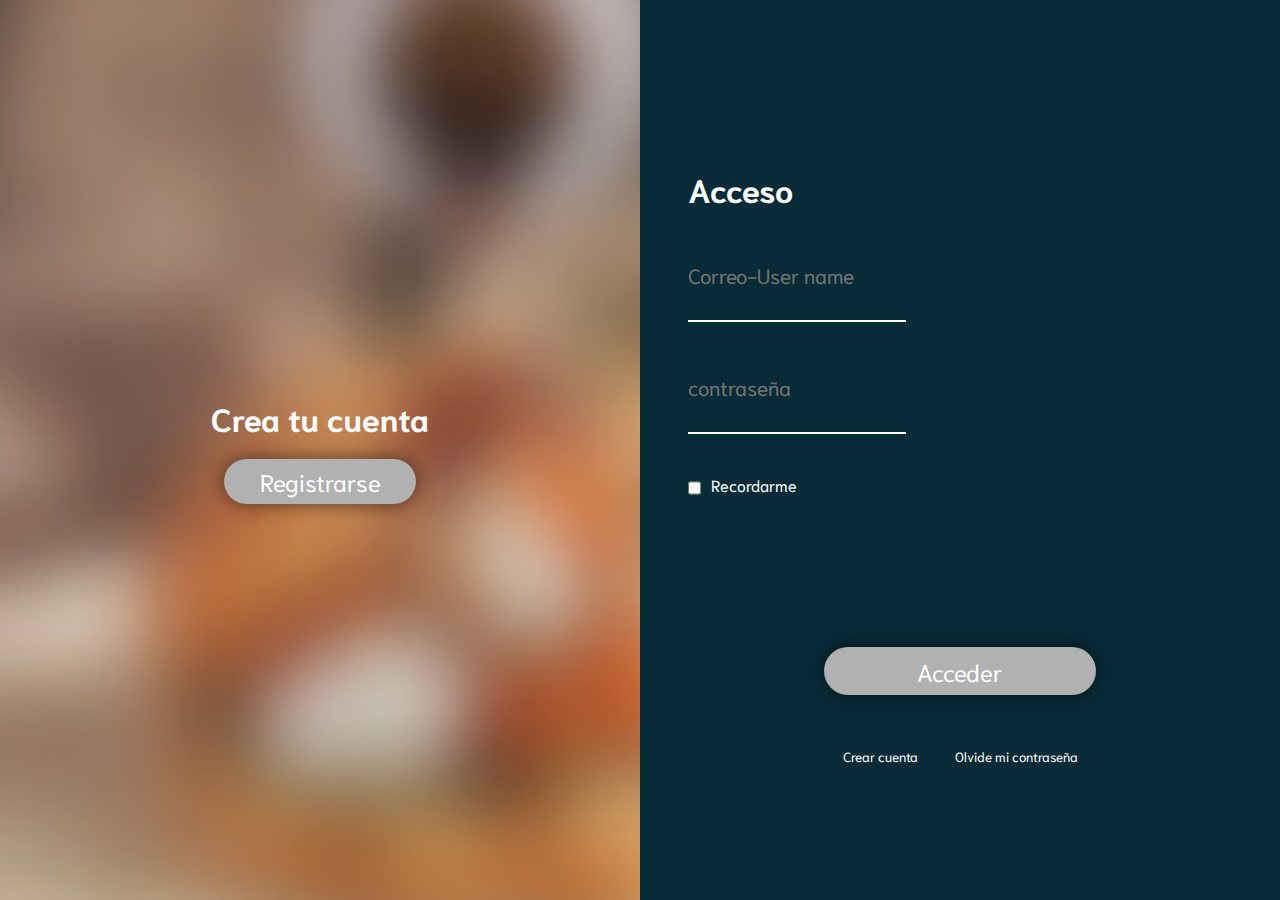
<file: Crear-cuenta-san-camilo-COPIA1/crearcuenta.html>
<!DOCTYPE html>
<html lang="en">
<head>
    <meta charset="UTF-8">
    <meta name="viewport" content="width=device-width, initial-scale=1.0">
    <title>Acceso</title>
    <link rel="stylesheet" href="crearcuenta.css">
    <link href="https://fonts.googleapis.com/css2?family=Niramit:ital,wght@0,200;0,300;0,400;0,500;0,600;0,700;1,200;1,300;1,400;1,500;1,600;1,700&family=Poppins:ital,wght@0,100;0,200;0,300;0,400;0,500;0,600;0,700;0,800;0,900;1,100;1,200;1,300;1,400;1,500;1,600;1,700;1,800;1,900&display=swap" rel="stylesheet">

</head>
<body>
    <section class="cuadrado">
        <section class="cuadrado__izquierda">
            <h1 class="cuadrado__izquierda__derechap">Crea tu cuenta</h1>
        </br>
            <button class="cuadrado__izquierda__login"><a class="botonsus1" href="/login-san-camilo-COPIA1/login.html">Registrarse</a></button>
        </section>

        <section class="cuadrado__derecha">
            <div class="cuadrado__derecha__arriba">
                <h1 class="cuadrado__derecha__arriba--titulo">Acceso</h1>
            </div>

            <div class="cuadrado__medio">
                <cuadrado class="cuadrado__medio--cuadrado1">
                    <input class="cuadrado__medio--cuadrado1__info1" type="text" placeholder="Correo-User name">
                </cuadrado>
                <cuadrado class="cuadrado__medio--cuadrado2">
                    <input class="info" type="text" placeholder="contraseña">
                </cuadrado>
                <cuadrado class="cuadrado__medio--cuadrado3">
                        <input type="checkbox" class="cuadradoboton"></input type="checkbox">
                        <p class="acepto">Recordarme</p>
                </cuadrado>

            </div>
            <div class="abajo">
                <button class="abajo__botonsus"><a class="botonsus1" href="../Parcial-I/main.html">Acceder</a></button>

                    
                
                    <div class="abajo__iniciarsecion">
                        <button class="abajo__iniciarsecion__Iniciar">Crear cuenta</button>
                        <button class="abajo__iniciarsecion__Iniciar">Olvide mi contraseña</button>
                    </div>
                    
            </div>
        </section>
    </section>
</body>
</html>
</file>
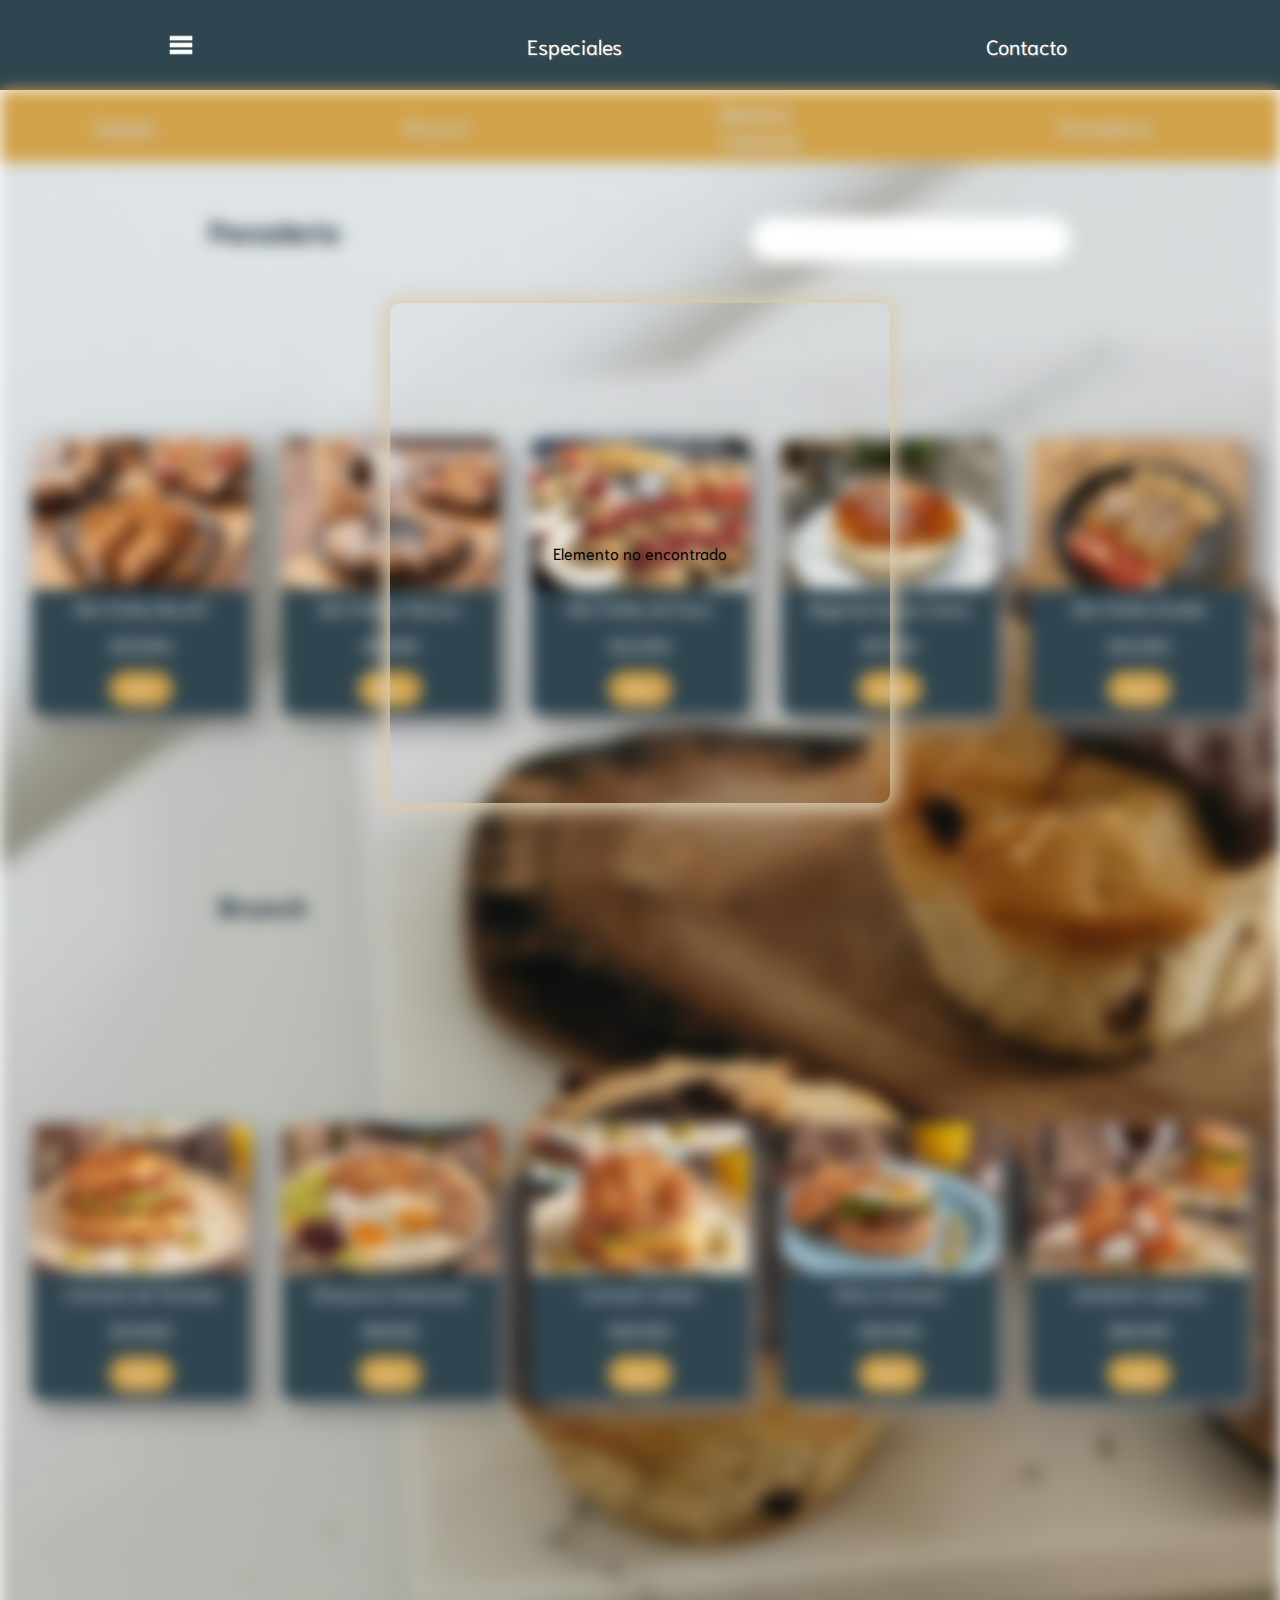
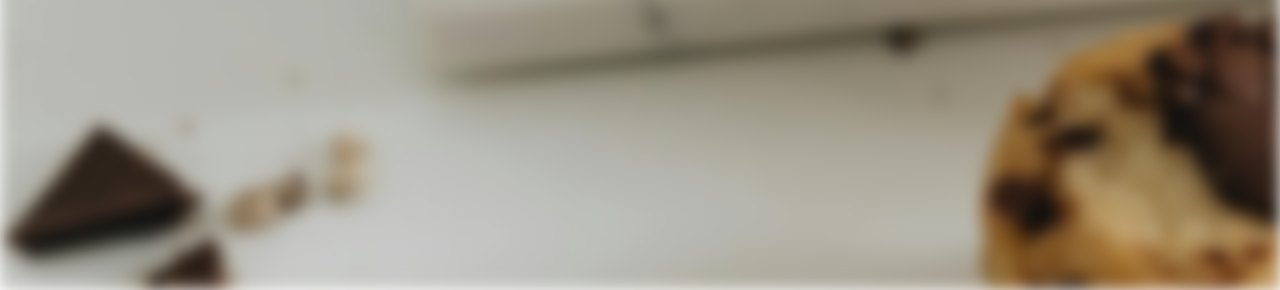
<file: Description-page/description.html>
<!DOCTYPE html>
<html lang="en">

<head>
    <meta charset="UTF-8">
    <meta name="viewport" content="width=device-width, initial-scale=1.0">
    <title>Description Page</title>
    <link rel="stylesheet" href="description.css" type="text/css">
    <link rel="preconnect" href="https://fonts.googleapis.com">
    <link rel="preconnect" href="https://fonts.gstatic.com" crossorigin>
    <link
        href="https://fonts.googleapis.com/css2?family=Niramit:ital,wght@0,200;0,300;0,400;0,500;0,600;0,700;1,200;1,300;1,400;1,500;1,600;1,700&family=Noto+Sans:ital,wght@0,100..900;1,100..900&family=Poppins:ital,wght@0,100;0,200;0,300;0,400;0,500;0,600;0,700;0,800;0,900;1,100;1,200;1,300;1,400;1,500;1,600;1,700;1,800;1,900&family=Ubuntu:ital,wght@0,300;0,400;0,500;0,700;1,300;1,400;1,500;1,700&display=swap"
        rel="stylesheet">
    <link rel="icon" href="./resources/logoSanCamiloout.ico">

</head>

<body>
    <section class="header">
        <a href="../Menu/menu.html">
            <div id="menu"></div>
        </a>
        <div id="especiales">
            <p>Especiales</p>
        </div>
        <div id="contacto">
            <p>Contacto</p>
        </div>
    </section>

    <section id="fondoblur">
        <section class="background">
        
            <section class="header2">
                <div id="salado">
                    <p>Salado</p>
                </div>
                <div id="brunch">
                    <p>Brunch</p>
                </div>
                <div id="bebidas-calientes">
                    <p>Bebidas Calientes</p>
                </div>
                <div id="panaderia">
                    <p>Panaderia</p>
                </div>
            </section>

            <section id="asd">
                <h1 id="titulopanaderia">Panaderia</h1>

                <div>
                    <div id="btn">
                        <input id="buscador" type="text">
                    </div>
                </div>
            </section>

            <section id="campo1">

                <div class="block">
                    <div class="innerblocks" id="producto1">
                    </div>
                    <div class="bottomblock">
                        <h1 class="letras">Mini Fluffys Biscoff</h1>
                        <p>$23.800</p>
                        <input type="submit" value="More">
                    </div>
                </div>

                <div class="block">
                    <div class="innerblocks" id="producto2">
                    </div>
                    <div class="bottomblock">
                        <p class="letras">Mini Fluffys Clásicos</p>
                        <p>$19.800</p>
                        <input type="submit" value="More"></a>
                    </div>
                </div>

                <div class="block">
                    <div class="innerblocks" id="producto3">
                    </div>
                    <div class="bottomblock">
                        <p class="letras">Mini Fluffys de Fresa</p>
                        <p>$22.900</p>
                        <input type="submit" value="More"></a>
                    </div>
                </div>

                <div class="block">
                    <div class="innerblocks" id="producto4">
                    </div>
                    <div class="bottomblock">
                        <p class="letras">Bagel de Queso Crema</p>
                        <p>$17.500</p>
                        <input type="submit" value="More"></a>
                    </div>
                </div>

                <div class="block">
                    <div class="innerblocks" id="producto5">
                    </div>
                    <div class="bottomblock">
                        <p class="letras">Mini Fluffys Nutella</p>
                        <p>$22.900</p>
                        <input type="submit" value="More"></a>
                    </div>
                </div>

            </section>
            <section id="asd2">
                <div>
                    <h1 id="titulobrunch">Brunch</h1>
                </div>
            </section>

            <section id="campo2">

                <div class="block">
                    <div class="innerblocks" id="producto6">
                    </div>
                    <div class="bottomblock">
                        <p class="letras">Croissant de Tocineta</p>
                        <p>$23.800</p>
                        <input type="submit" value="More"></a>
                    </div>
                </div>

                <div class="block">
                    <div class="innerblocks" id="producto7">
                    </div>
                    <div class="bottomblock">
                        <p class="letras">Desayuno Américano</p>
                        <p>$19.800</p>
                        <input type="submit" value="More"></a>
                    </div>
                </div>

                <div class="block">
                    <div class="innerblocks" id="producto8">
                    </div>
                    <div class="bottomblock">
                        <p class="letras">Croissant Jamón</p>
                        <p>$28.000</p>
                        <input type="submit" value="More"></a>
                    </div>
                </div>

                <div class="block">
                    <div class="innerblocks" id="producto9">
                    </div>
                    <div class="bottomblock">
                        <p class="letras">Patty Croissant</p>
                        <p>$28.500</p>
                        <input type="submit" value="More"></a>
                    </div>
                </div>

                <div class="block">
                    <div class="innerblocks" id="producto10">
                    </div>
                    <div class="bottomblock">
                        <p class="letras">Sandwich Caprese</p>
                        <p>$26.000</p>
                        <input type="submit" value="More"></a>
                    </div>
                </div>

            </section>
        </section>
    </section>

    <section id="campo3">
        <div class="block1">
            <!-- <div class="innerblocks1" id="productoextra">
            </div>
            <div class="bottomblock1">
                <p class="letras1">Mini Fluffys Clásicos</p>
                <p id="cuadrotexto">10 minipancakes cubiertos de yogurt griego, crema y crumble de Biscoff</p>
                <p>$23.800</p>
                <div class="añadir">
                    <img src="./resources/Star 3.png" alt="" class="añadir__img">
                    <p class="añadir__text">Añadir a favoritos</p>
                </div>
            </div> -->
        </div>
    </section>

    <script src="./description.js"></script>
</body>

</html>
</file>
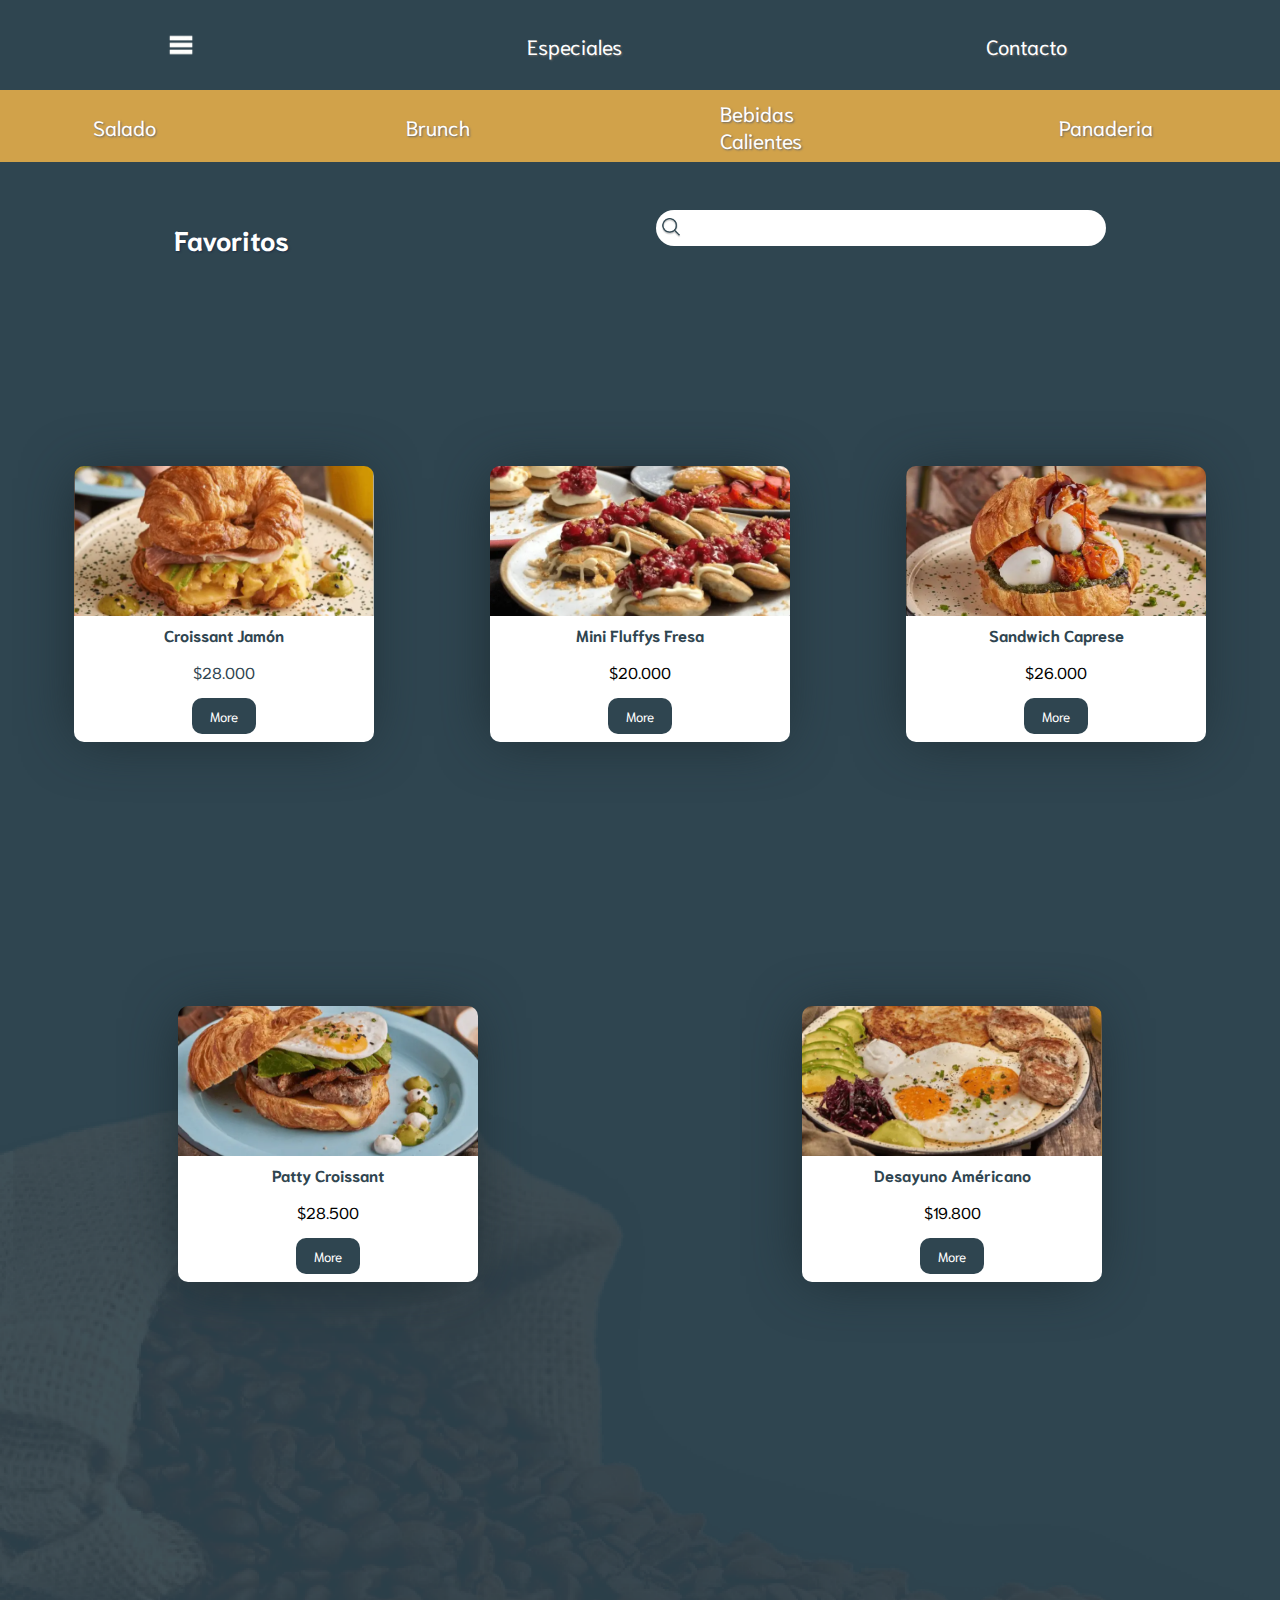
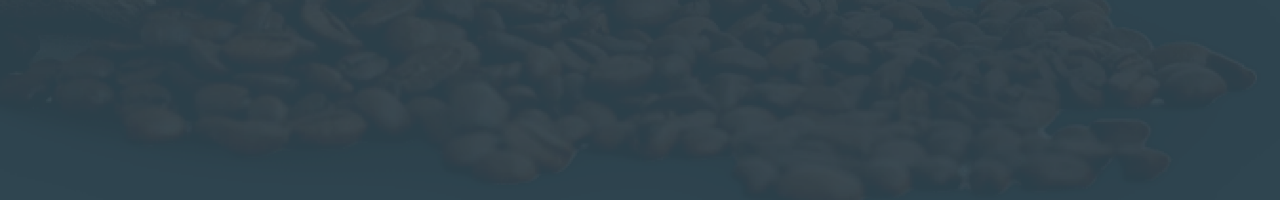
<file: Favoritos/favoritos.html>
<!DOCTYPE html>
<html lang="en">

<head>
    <meta charset="UTF-8">
    <meta name="viewport" content="width=device-width, initial-scale=1.0">
    <title>Favoritos</title>
    <link rel="stylesheet" href="favoritos.css" type="text/css">
    <link rel="preconnect" href="https://fonts.googleapis.com">
    <link rel="preconnect" href="https://fonts.gstatic.com" crossorigin>
    <link
        href="https://fonts.googleapis.com/css2?family=Niramit:ital,wght@0,200;0,300;0,400;0,500;0,600;0,700;1,200;1,300;1,400;1,500;1,600;1,700&family=Noto+Sans:ital,wght@0,100..900;1,100..900&family=Poppins:ital,wght@0,100;0,200;0,300;0,400;0,500;0,600;0,700;0,800;0,900;1,100;1,200;1,300;1,400;1,500;1,600;1,700;1,800;1,900&family=Ubuntu:ital,wght@0,300;0,400;0,500;0,700;1,300;1,400;1,500;1,700&display=swap"
        rel="stylesheet">
    <link rel="icon" href="logoSanCamiloout.ico">
</head>

<body>
    <section class="background">
        <section class="header">
            <a href="../Menu/menu.html">
                <div id="menu">
                </div>
                </a>

            <div id="especiales">
                <p>Especiales</p>
            </div>
            <div id="contacto">
                <p>Contacto</p>
            </div>
        </section>

        <section class="header2">
            <div id="salado">
                <p>Salado</p>
            </div>
            <div id="brunch">
                <p>Brunch</p>
            </div>
            <div id="bebidas-calientes">
                <p>Bebidas Calientes</p>
            </div>
            <div id="panaderia">
                <p>Panaderia</p>
            </div>
        </section>

        <section id="asd">
            <h1 id="titulofavoritos">Favoritos</h1>

            <div>
                <div id="btn">
                    <input id="buscador" type="text">
                    <img class="buscadorLupa" src="./resources/Vector.png" alt="icono" height="20vh">
                </div>
            </div>
        </section>

        <section id="campo1">

            <div class="block">
                <div class="block__innerblocks" id="producto1">
                </div>
                <div class="block__bottomblock">
                    <h1 class="block__bottomblock--letras">Croissant Jamón</h1>
                    <p class="block__bottomblock--precio">$28.000</p>
                    <input type="submit" value="More">
                </div>
            </div>
            
            <div class="block">
                <div class="block__innerblocks" id="producto2">
                </div>
                <div class="block__bottomblock">
                    <p class="block__bottomblock--letras">Mini Fluffys Fresa</p>
                    <p>$20.000</p>
                    <input type="submit" value="More"></a>
                </div>
            </div>

            <div class="block">
                <div class="block__innerblocks" id="producto10">
                </div>
                <div class="block__bottomblock">
                    <p class="block__bottomblock--letras">Sandwich Caprese</p>
                    <p>$26.000</p>
                    <input type="submit" value="More"></a>
                </div>
            </div>
        </section>

        <section id="campo2">

            <div class="block">
                <div class="block__innerblocks" id="producto9">
                </div>
                <div class="block__bottomblock">
                    <p class="block__bottomblock--letras">Patty Croissant</p>
                    <p>$28.500</p>
                    <input type="submit" value="More"></a>
                </div>
            </div>

            <div class="block">
                <div class="block__innerblocks" id="producto7">
                </div>
                <div class="block__bottomblock">
                    <p class="block__bottomblock--letras">Desayuno Américano</p>
                    <p>$19.800</p>
                    <input type="submit" value="More"></a>
                </div>
            </div>

        </section>
    </section>
</body>

</html>
</file>
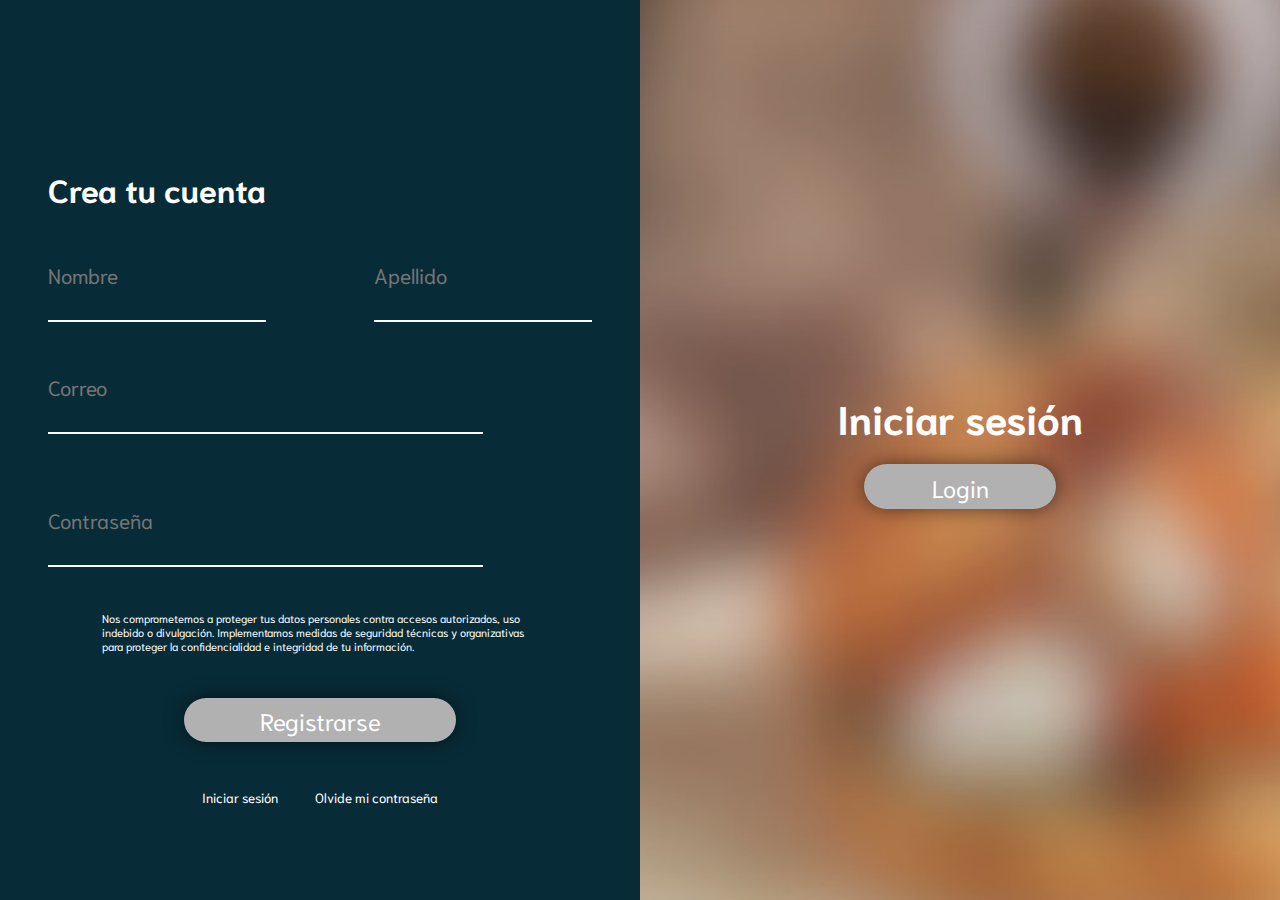
<file: login-san-camilo-COPIA1/login.html>
<!DOCTYPE html>
<html lang="en">
<head>
    <meta charset="UTF-8">
    <meta name="viewport" content="width=device-width, initial-scale=1.0">
    <title>Iniciar Sesión</title>
    <link rel="stylesheet" href="login.css">
    <link href="https://fonts.googleapis.com/css2?family=Niramit:ital,wght@0,200;0,300;0,400;0,500;0,600;0,700;1,200;1,300;1,400;1,500;1,600;1,700&family=Poppins:ital,wght@0,100;0,200;0,300;0,400;0,500;0,600;0,700;0,800;0,900;1,100;1,200;1,300;1,400;1,500;1,600;1,700;1,800;1,900&display=swap" rel="stylesheet">

</head>
<body>
    <section class="cuadrado">
        <section class="izquierda">
            <div class="arriba">
                <h1 class="arriba__titulo">Crea tu cuenta</h1>
            </div>

            <div class="medio">
                <cuadrado class="medio__cuadrado1">
                    <input class="medio__cuadrado1__info1" type="text" placeholder="Nombre">
                    <input class="medio__cuadrado1__info1" type="text" placeholder="Apellido">
                </cuadrado>
                <cuadrado class="medio__cuadrado2">
                    <input class="medio__cuadrado__info" type="text" placeholder="Correo">
                </cuadrado>
                <cuadrado class="medio__cuadrado3">
                    <input class="medio__cuadrado__info" type="text" placeholder="Contraseña">
                </cuadrado>

            </div>
            <div class="abajo">
                <p class="abajo__texto">Nos comprometemos a proteger tus datos personales contra accesos autorizados, 
                    uso indebido o divulgación. Implementamos medidas de seguridad técnicas y 
                    organizativas para proteger la confidencialidad e integridad de tu información.</p>
                </br>
                <button class="abajo__botonsus"><a class="botonsus1" href="../Parcial-I/main.html">Registrarse</a></button>
                   
                    <div class="abajo__iniciarsecion">
                        <button class="abajo__iniciarsecion__Iniciar">Iniciar sesión</button>
                        <button class="abajo__iniciarsecion__Iniciar">Olvide mi contraseña</button>
                    </div>
                    
            </div>
        </section>
        <section class="derecha">
            <h1 class="derecha__derechap">Iniciar sesión</h1>
        </br>
        <button class="derecha__login"><a class="botonsus1" href="../Crear-cuenta-san-camilo-COPIA1/crearcuenta.html">Login</a></button>
        


        </section>
    </section>
</body>
</html>
</file>
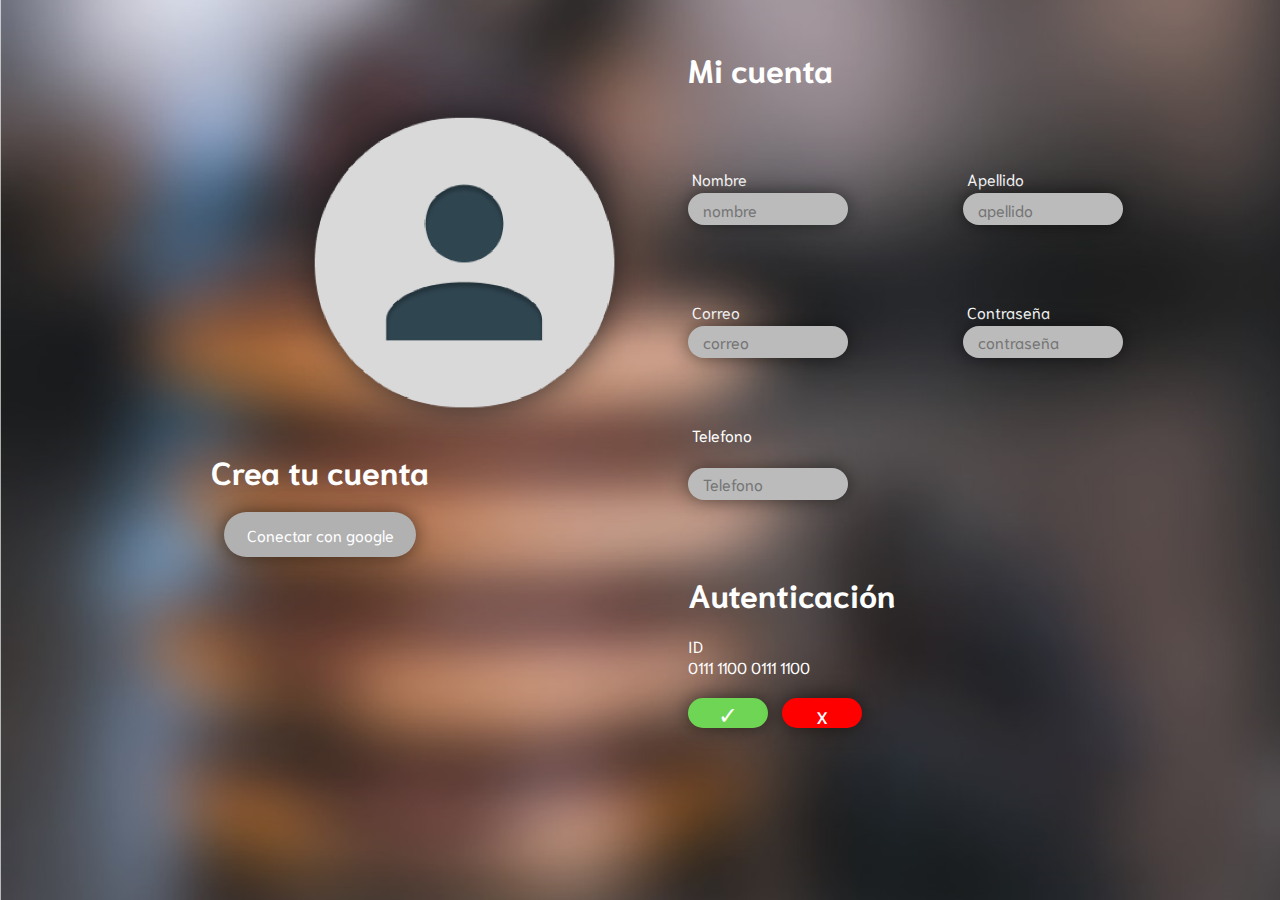
<file: Mi-cuenta-san-camilo-COPIA1/micuenta.html>
<!DOCTYPE html>
<html lang="en">

<head>
    <meta charset="UTF-8">
    <meta name="viewport" content="width=device-width, initial-scale=1.0">
    <title>Administrar Perfil</title>
    <link rel="stylesheet" href="micuenta.css">
    <link href="https://fonts.googleapis.com/css2?family=Niramit:ital,wght@0,200;0,300;0,400;0,500;0,600;0,700;1,200;1,300;1,400;1,500;1,600;1,700&family=Poppins:ital,wght@0,100;0,200;0,300;0,400;0,500;0,600;0,700;0,800;0,900;1,100;1,200;1,300;1,400;1,500;1,600;1,700;1,800;1,900&display=swap" rel="stylesheet">

</head>

<body>
    
    <section class="cuadrado">
        <section class="izquierda">
            <cuadrito class="izquierda__nada"></cuadrito>
            <cuadrito class="izquierda__infopeque">
                <h1 class="izquierda__derechap">Crea tu cuenta</h1>
            </br>
            <button class="izquierda__login">Conectar con google</button>
            </cuadrito>
            


        </section>

        <section class="derecha">
            <div class="arriba">
                <h1 class="arriba__titulo">Mi cuenta</h1>
            </div>

            <div class="medio">

                <cuadrado class="medio__cuadrado1">
                    <div class="cuadritod">
                        <p class="cuadritod__texto">Nombre</p>
                        <input class="cuadritod__info1" type="text" placeholder="nombre">
                    </div>
                    <div class="cuadritod">
                        <p class="cuadritod__texto">Apellido</p>
                        <input class="cuadritod__info1" type="text" placeholder="apellido">
                    </div>
                </cuadrado>

                <cuadrado class="medio__cuadrado2">
                    <div class="cuadritod">
                        <p class="cuadritod__texto">Correo</p>
                        <input class="cuadritod__info1" type="text" placeholder="correo">
                    </div>
                    <div class="cuadritod">
                        <p class="cuadritod__texto">Contraseña</p>
                        <input class="cuadritod__info1" type="text" placeholder="contraseña">
                    </div>
                </cuadrado>

                <cuadrado class="medio__cuadrado3">
                    <p class="cuadritod__texto">Telefono</p>
                        <input class="cuadritod__info1" type="text" placeholder="Telefono">
                </cuadrado>

            </div>
            <div class="abajo">
                <h1 class="abajo__titulo">Autenticación</h1>
            </br>
                <p class="abajo__texto1">ID</p>
                <p class="abajo__texto1">0111 1100 0111 1100</p>
            </br>

                <div class="abajo__botonchiqui">
                    <button class="abajo__botonchiqui--peque">✓</button>
                    <button class="abajo__botonchiqui--peque2">x</button>
                </div>

            </div>
        </section>
    </section>
</body>

</html>
</file>
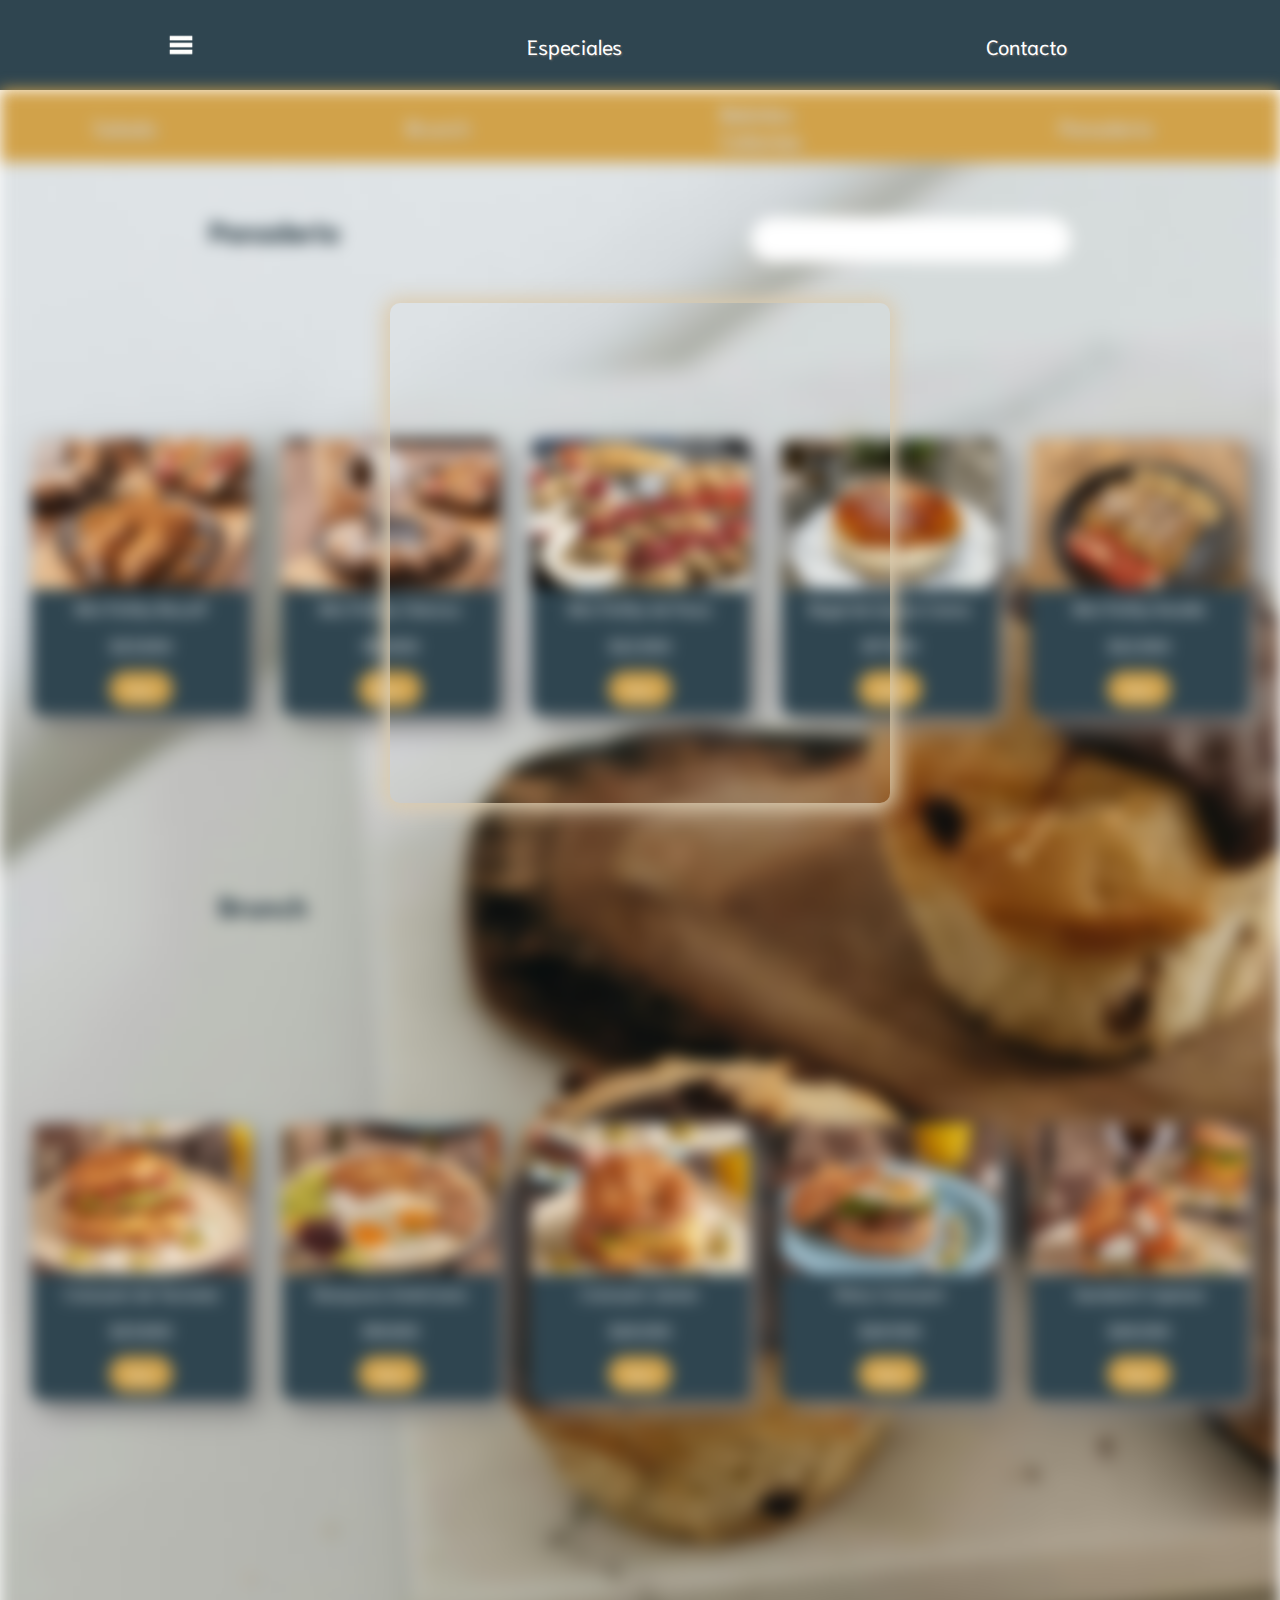
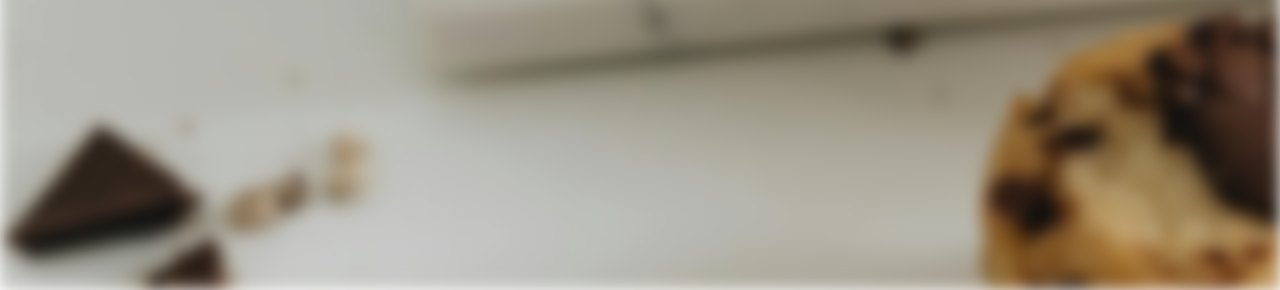
<file: Parcial-I/description.html>
<!DOCTYPE html>
<html lang="en">

<head>
    <meta charset="UTF-8">
    <meta name="viewport" content="width=device-width, initial-scale=1.0">
    <title>Description Page</title>
    <link rel="stylesheet" href="description.css" type="text/css">
    <link rel="preconnect" href="https://fonts.googleapis.com">
    <link rel="preconnect" href="https://fonts.gstatic.com" crossorigin>
    <link
        href="https://fonts.googleapis.com/css2?family=Niramit:ital,wght@0,200;0,300;0,400;0,500;0,600;0,700;1,200;1,300;1,400;1,500;1,600;1,700&family=Noto+Sans:ital,wght@0,100..900;1,100..900&family=Poppins:ital,wght@0,100;0,200;0,300;0,400;0,500;0,600;0,700;0,800;0,900;1,100;1,200;1,300;1,400;1,500;1,600;1,700;1,800;1,900&family=Ubuntu:ital,wght@0,300;0,400;0,500;0,700;1,300;1,400;1,500;1,700&display=swap"
        rel="stylesheet">
    <link rel="icon" href="./resources/logoSanCamiloout.ico">

</head>

<body>
    <section class="header">
        <a href="../Menu/menu.html">
            <div id="menu"></div>
        </a>
        <div id="especiales">
            <p>Especiales</p>
        </div>
        <div id="contacto">
            <p>Contacto</p>
        </div>
    </section>

    <section id="fondoblur">
        <section class="background">
        
            <section class="header2">
                <div id="salado">
                    <p>Salado</p>
                </div>
                <div id="brunch">
                    <p>Brunch</p>
                </div>
                <div id="bebidas-calientes">
                    <p>Bebidas Calientes</p>
                </div>
                <div id="panaderia">
                    <p>Panaderia</p>
                </div>
            </section>

            <section id="asd">
                <h1 id="titulopanaderia">Panaderia</h1>

                <div>
                    <div id="btn">
                        <input id="buscador" type="text">
                    </div>
                </div>
            </section>

            <section id="campo1">

                <div class="block">
                    <div class="innerblocks" id="producto1">
                    </div>
                    <div class="bottomblock">
                        <h1 class="letras">Mini Fluffys Biscoff</h1>
                        <p>$23.800</p>
                        <input type="submit" value="More">
                    </div>
                </div>

                <div class="block">
                    <div class="innerblocks" id="producto2">
                    </div>
                    <div class="bottomblock">
                        <p class="letras">Mini Fluffys Clásicos</p>
                        <p>$19.800</p>
                        <input type="submit" value="More"></a>
                    </div>
                </div>

                <div class="block">
                    <div class="innerblocks" id="producto3">
                    </div>
                    <div class="bottomblock">
                        <p class="letras">Mini Fluffys de Fresa</p>
                        <p>$22.900</p>
                        <input type="submit" value="More"></a>
                    </div>
                </div>

                <div class="block">
                    <div class="innerblocks" id="producto4">
                    </div>
                    <div class="bottomblock">
                        <p class="letras">Bagel de Queso Crema</p>
                        <p>$17.500</p>
                        <input type="submit" value="More"></a>
                    </div>
                </div>

                <div class="block">
                    <div class="innerblocks" id="producto5">
                    </div>
                    <div class="bottomblock">
                        <p class="letras">Mini Fluffys Nutella</p>
                        <p>$22.900</p>
                        <input type="submit" value="More"></a>
                    </div>
                </div>

            </section>
            <section id="asd2">
                <div>
                    <h1 id="titulobrunch">Brunch</h1>
                </div>
            </section>

            <section id="campo2">

                <div class="block">
                    <div class="innerblocks" id="producto6">
                    </div>
                    <div class="bottomblock">
                        <p class="letras">Croissant de Tocineta</p>
                        <p>$23.800</p>
                        <input type="submit" value="More"></a>
                    </div>
                </div>

                <div class="block">
                    <div class="innerblocks" id="producto7">
                    </div>
                    <div class="bottomblock">
                        <p class="letras">Desayuno Américano</p>
                        <p>$19.800</p>
                        <input type="submit" value="More"></a>
                    </div>
                </div>

                <div class="block">
                    <div class="innerblocks" id="producto8">
                    </div>
                    <div class="bottomblock">
                        <p class="letras">Croissant Jamón</p>
                        <p>$28.000</p>
                        <input type="submit" value="More"></a>
                    </div>
                </div>

                <div class="block">
                    <div class="innerblocks" id="producto9">
                    </div>
                    <div class="bottomblock">
                        <p class="letras">Patty Croissant</p>
                        <p>$28.500</p>
                        <input type="submit" value="More"></a>
                    </div>
                </div>

                <div class="block">
                    <div class="innerblocks" id="producto10">
                    </div>
                    <div class="bottomblock">
                        <p class="letras">Sandwich Caprese</p>
                        <p>$26.000</p>
                        <input type="submit" value="More"></a>
                    </div>
                </div>

            </section>
        </section>
    </section>

    <section id="campo3">
        <div class="block1">
            <!-- <div class="innerblocks1" id="productoextra">
            </div>
            <div class="bottomblock1">
                <p class="letras1">Mini Fluffys Clásicos</p>
                <p id="cuadrotexto">10 minipancakes cubiertos de yogurt griego, crema y crumble de Biscoff</p>
                <p>$23.800</p>
                <div class="añadir">
                    <img src="./resources/Star 3.png" alt="" class="añadir__img">
                    <p class="añadir__text">Añadir a favoritos</p>
                </div>
            </div> -->
        </div>
    </section>

    <script src="description.js" type="module"></script>
</body>

</html>
</file>
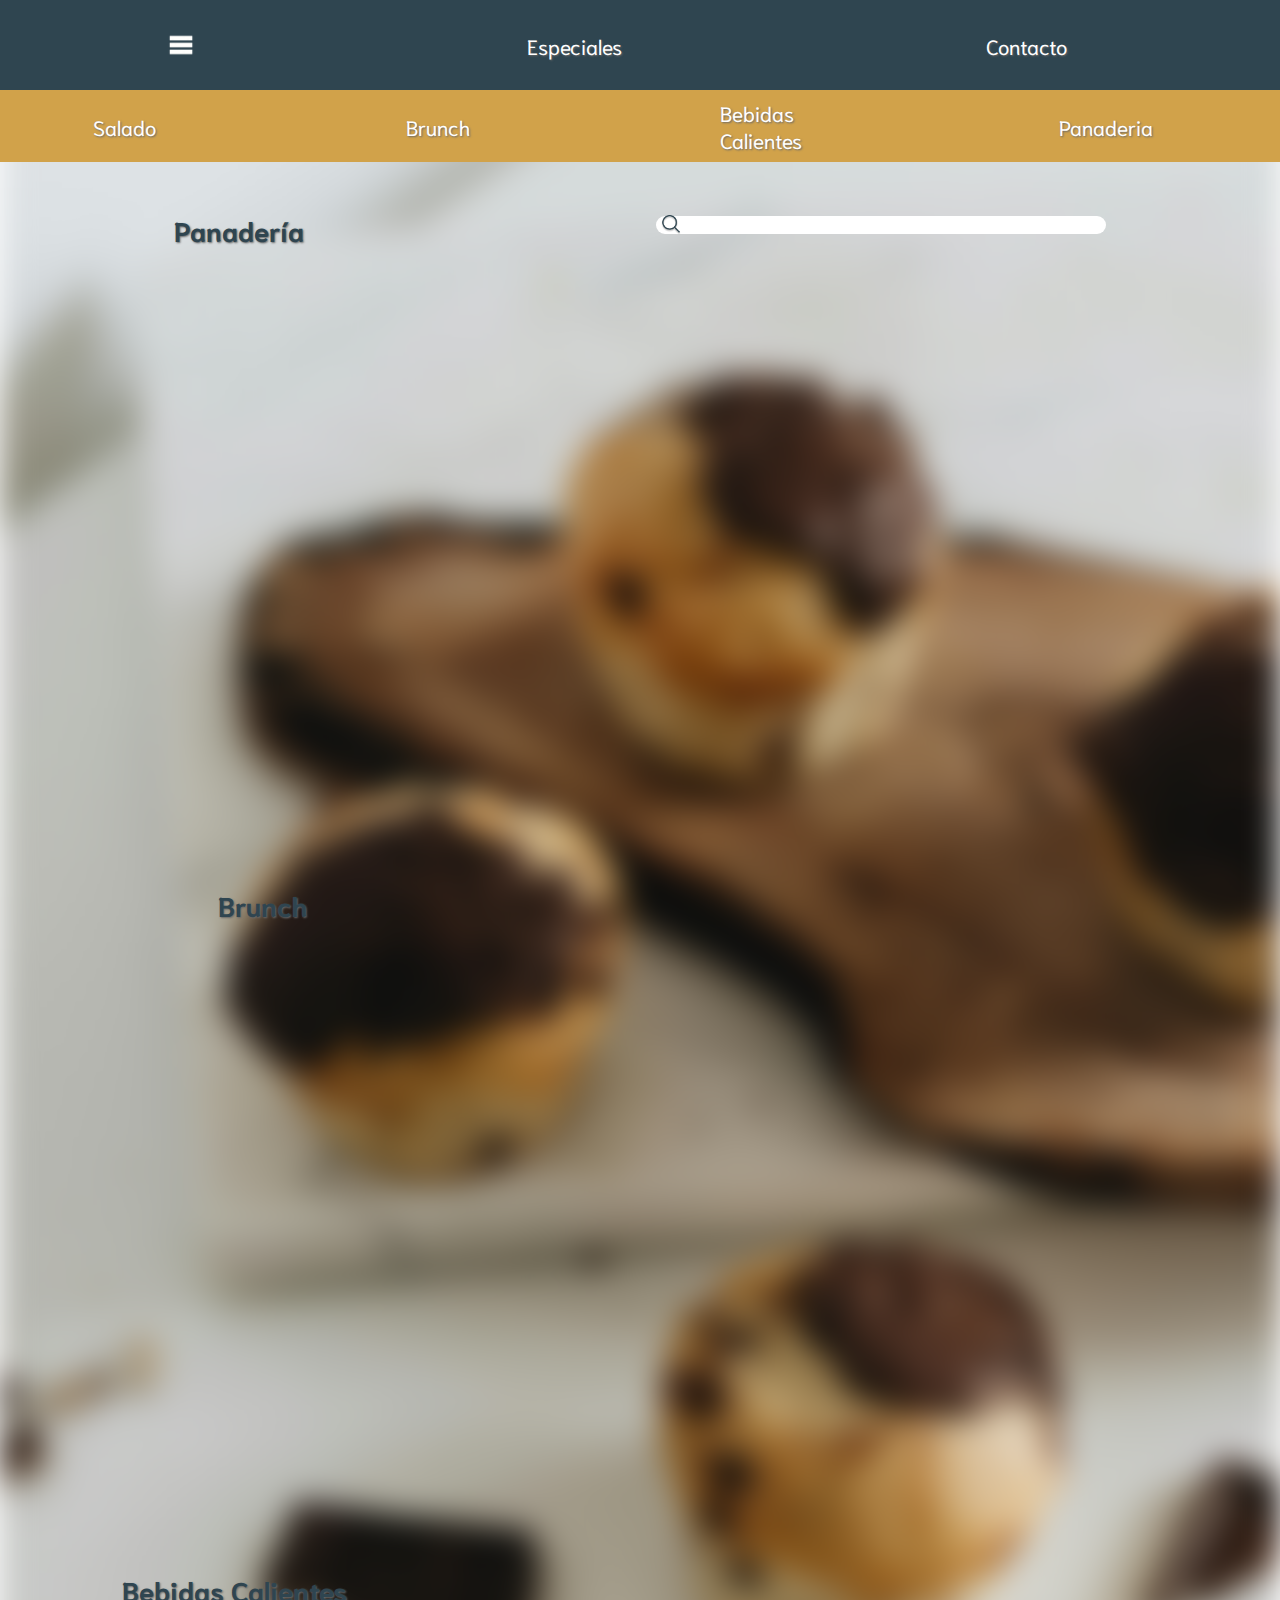
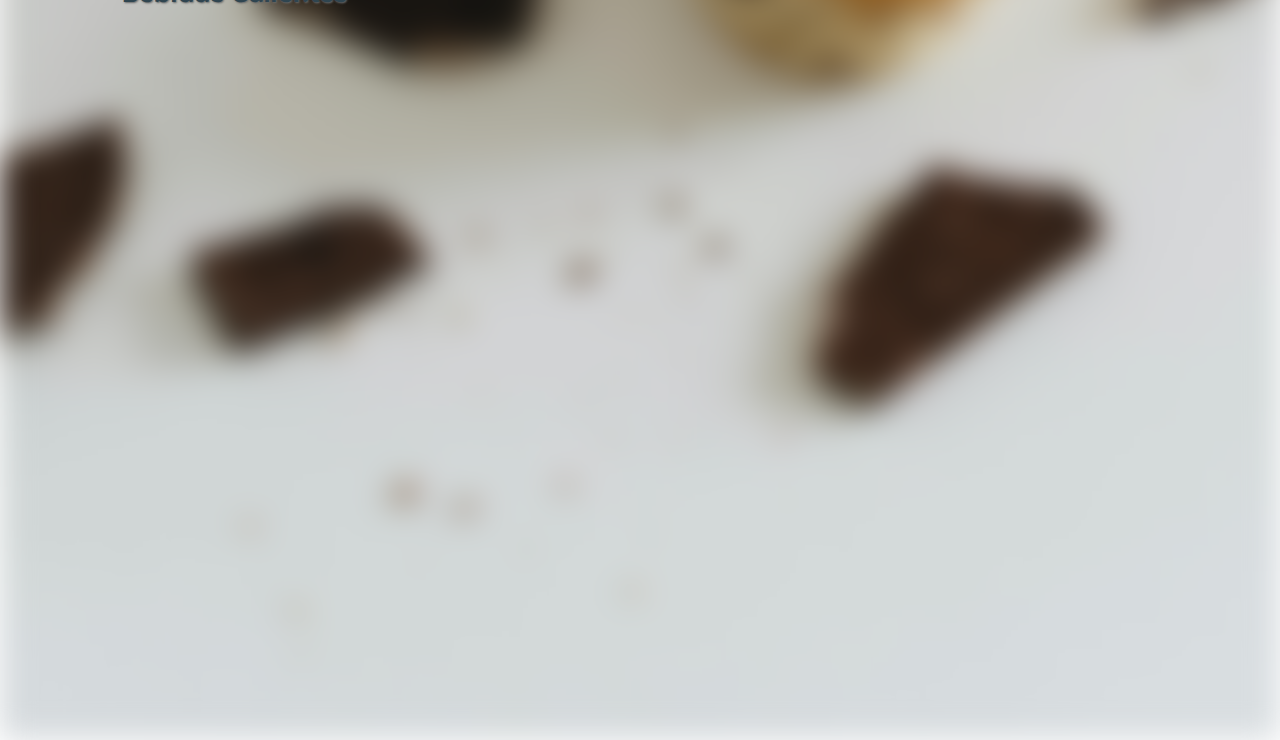
<file: Parcial-I/main.html>
<!DOCTYPE html>
<html lang="en">

<head>
    <meta charset="UTF-8">
    <meta name="viewport" content="width=device-width, initial-scale=1.0">
    <title>Main Page</title>
    <link rel="stylesheet" href="main.css" type="text/css">
    <link rel="preconnect" href="https://fonts.googleapis.com">
    <link rel="preconnect" href="https://fonts.gstatic.com" crossorigin>
    <link
        href="https://fonts.googleapis.com/css2?family=Niramit:ital,wght@0,200;0,300;0,400;0,500;0,600;0,700;1,200;1,300;1,400;1,500;1,600;1,700&family=Noto+Sans:ital,wght@0,100..900;1,100..900&family=Poppins:ital,wght@0,100;0,200;0,300;0,400;0,500;0,600;0,700;0,800;0,900;1,100;1,200;1,300;1,400;1,500;1,600;1,700;1,800;1,900&family=Ubuntu:ital,wght@0,300;0,400;0,500;0,700;1,300;1,400;1,500;1,700&display=swap"
        rel="stylesheet">
    <link rel="icon" href="logoSanCamiloout.ico">
</head>

<body>
    <section>
        <img src="./resources/ffb.jpg" alt="" class="background">
        <section class="header">
            <a href="../Menu/menu.html">
                <div id="menu"></div>
            </a>
            <div id="especiales">
                <p>Especiales</p>
            </div>
            <div id="contacto">
                <p>Contacto</p>
            </div>
        </section>
    
        <section class="header2">
            <div id="salado">
                <p>Salado</p>
            </div>
            <div id="brunch">
                <p>Brunch</p>
            </div>
            <div id="bebidas-calientes">
                <p>Bebidas Calientes</p>
            </div>
            <div id="panaderia">
                <p>Panaderia</p>
            </div>
        </section>
    
        <section id="asd">
            <h1 id="titulopanaderia">Panadería</h1>
            
            <div>
                <div id="btn">
                    <input id="buscador" type="text">
                    <img class="buscadorLupa" src="./resources/Vector.png" alt="icono" height="20vh">
                </div>
            </div>
        </section>
    
        <section id="campo1">
<!--     
            <div class="block">
                <div class="block__innerblocks" id="producto1">
                    <img src="./resources/producto2.png" alt="">
                </div>
                <div class="block__bottomblock">
                    <h1 class="block__bottomblock--letras">Mini Fluffys Biscoff</h1>
                    <p>$23.800</p>
                    <a href="../Description-page/description.html">
                        <input class="more" type="submit" value="More">
                    </a>
                </div>
            </div>
    
            <div class="block">
                <div class="block__innerblocks" id="producto2">
                    <img src="./resources/producto1.png" alt="">
                </div>
                <div class="block__bottomblock">
                    <p class="block__bottomblock--letras">Mini Fluffys Clásicos</p>
                    <p>$19.800</p>
                    <input class="more" type="submit" value="More"></a>
                </div>
            </div>
    
            <div class="block">
                <div class="block__innerblocks" id="producto3">
                    <img src="./resources/producto4.png" alt="">
                </div>
                <div class="block__bottomblock">
                    <p class="block__bottomblock--letras">Mini Fluffys de Fresa</p>
                    <p>$22.900</p>
                    <input class="more" type="submit" value="More"></a>
                </div>
            </div>
    
            <div class="block">
                <div class="block__innerblocks" id="producto4">
                    <img src="./resources/producto5.png" alt="">
                </div>
                <div class="block__bottomblock">
                    <p class="block__bottomblock--letras">Bagel de Queso Crema</p>
                    <p>$17.500</p>
                    <input class="more" type="submit" value="More"></a>
                </div>
            </div>
    
            <div class="block">
                <div class="block__innerblocks" id="producto5">
                    <img src="./resources/producto3.png" alt="">
                </div>
                <div class="block__bottomblock">
                    <p class="block__bottomblock--letras">Mini Fluffys Nutella</p>
                    <p>$22.900</p>
                    <input class="more" type="submit" value="More"></a>
                </div>
            </div>
     -->
        </section>
        <section id="asd2">
            <div> 
                <h1 id="titulobrunch">Brunch</h1>
            </div>
        </section>
    
        <section id="campo2">
    
            <!-- <div class="block">
                <div class="block__innerblocks" id="producto6">
                    <img src="./resources/producto6.png" alt="">
                </div>
                <div class="block__bottomblock">
                    <p class="block__bottomblock--letras">Croissant de Tocineta</p>
                    <p>$23.800</p>
                    <input class="more" type="submit" value="More"></a>
                </div>
            </div>
    
            <div class="block">
                <div class="block__innerblocks" id="producto7">
                    <img src="./resources/producto7.png" alt="">
                </div>
                <div class="block__bottomblock">
                    <p class="block__bottomblock--letras">Desayuno Américano</p>
                    <p>$19.800</p>
                    <input class="more" type="submit" value="More"></a>
                </div>
            </div>
    
            <div class="block">
                <div class="block__innerblocks" id="producto8">
                    <img src="./resources/producto8.png" alt="">
                </div>
                <div class="block__bottomblock">
                    <p class="block__bottomblock--letras">Croissant Jamón</p>
                    <p>$28.000</p>
                    <input class="more" type="submit" value="More"></a>
                </div>
            </div>
    
            <div class="block">
                <div class="block__innerblocks" id="producto9">
                    <img src="./resources/producto9.png" alt="">
                </div>
                <div class="block__bottomblock">
                    <p class="block__bottomblock--letras">Patty Croissant</p>
                    <p>$28.500</p>
                    <input class="more" type="submit" value="More"></a>
                </div>
            </div>
    
            <div class="block">
                <div class="block__innerblocks" id="producto10">
                </div>
                <div class="block__bottomblock">
                    <p class="block__bottomblock--letras">Sandwich Caprese</p>
                    <p>$26.000</p>
                    <input class="more" type="submit" value="More"></a>
                </div>
            </div> -->
    
        </section>

        <section id="asd3">
            <div> 
                <h1 id="titulobebidas">Bebidas Calientes</h1>
            </div>
        </section>

        <section id="campo3">
    
            <!-- <div class="block">
                <div class="block__innerblocks" id="producto11">
                    <img src="./resources/producto11.png" alt="">
                </div>
                <div class="block__bottomblock">
                    <p class="block__bottomblock--letras">Capuccino Biscoff</p>
                    <p>$15.600</p>
                    <input class="more" type="submit" value="More"></a>
                </div>
            </div>
    
            <div class="block">
                <div class="block__innerblocks" id="producto12">
                    <img src="./resources/producto12.png" alt="">
                </div>
                <div class="block__bottomblock">
                    <p class="block__bottomblock--letras">Mocaccino</p>
                    <p>$11.700</p>
                    <input class="more" type="submit" value="More"></a>
                </div>
            </div>
    
            <div class="block">
                <div class="block__innerblocks" id="producto13">
                    <img src="./resources/producto13.png" alt="">
                </div>
                <div class="block__bottomblock">
                    <p class="block__bottomblock--letras">Capuccino</p>
                    <p>$9.800</p>
                    <input class="more" type="submit" value="More"></a>
                </div>
            </div>
    
            <div class="block">
                <div class="block__innerblocks" id="producto14">
                    <img src="./resources/producto14.png" alt="">
                </div>
                <div class="block__bottomblock">
                    <p class="block__bottomblock--letras">Capuccino Baileys</p>
                    <p>$15.800</p>
                    <input class="more" type="submit" value="More"></a>
                </div>
            </div>
    
            <div class="block">
                <div class="block__innerblocks" id="producto15">
                    <img src="./resources/producto15.png" alt="">
                </div>
                <div class="block__bottomblock">
                    <p class="block__bottomblock--letras">Cafe latte</p>
                    <p>$9.800</p>
                    <input class="more" type="submit" value="More"></a>
                </div>
            </div>
    
        </section> -->

    </section>
   

</body>
<footer>
    <script src="script.js" type="module"></script>
    <script src="description.js" type="module"></script>
</footer>

</html>
</file>
<file: Crear-cuenta-san-camilo-COPIA1/crearcuenta.css>
*{
    margin: 0;
    padding: 0;
    box-sizing: border-box;
    font-family: Arial, Helvetica, sans-serif;
    font-family: "Niramit", sans-serif;
}
body {
    width: 100%;
    height: 100%;
}
.cuadrado {
    width: 100%;
    height: 100%;
    display: flex;
    flex-direction: row;
    align-items: center;
    justify-content: space-around;
}

/*inicio izquierda*/
.cuadrado__derecha {
    background-color: rgb(7, 43, 55);
    height: 100vh;
    width: 50%;
    padding: 3rem;
}
.cuadrado__izquierda__derechap {
    font-size: 2rem;
    color: white;
     
}
.cuadrado__izquierda__login {
        height: 5%;
        width: 30%;
        background-color: rgb(177, 177, 177);
        color: white;
        font-size: 1.5rem;
        border: none;
        border-radius: 2.5rem;
        -webkit-box-shadow: 0px 0px 20px -1px rgba(0, 0, 0, 0.59);
    -moz-box-shadow: 0px 0px 20px -1px rgba(0, 0, 0, 0.59);
    box-shadow: 0px 0px 20px -1px rgba(0, 0, 0, 0.59);
}


/*inicio derecha*/
.cuadrado__izquierda {
    background-image: url(./fotos/Fondo\ blur1_Mesa\ de\ trabajo\ 1.png);
    background-size: cover;
    height: 100vh;
    width: 50%;
    display: flex;
    flex-direction: column;
    align-items: center;
    justify-content: center;
}
.cuadrado__derecha__arriba {
    width: 100%;
    height: 20%;
    display: flex;
    flex-direction: column;
    justify-content: flex-end;   
}
.cuadrado__derecha__arriba--titulo {
    font-size: 2rem;
    color: white;
}
.cuadrado__medio {
    width: 100%;
    height: 50%;
    display: flex;
    flex-direction: column;
    align-items: left;
    vertical-align: bottom;
}
.cuadrado__medio--cuadrado1 {
    width: 100%;
    height: 33%;
    display: flex;
    flex-direction: row;
    align-items: center;
    justify-content: space-between;
}
.cuadrado__medio--cuadrado2 {
    width: 100%;
    height: 33%;
    flex-direction: column;
    align-items: left;
}
.cuadrado__medio--cuadrado3 {
    width: 20%;
    height: 7%;
    display: flex;
    flex-direction: row;
    justify-content: space-between;
    color: white;
}
.cuadrado__medio--cuadrado1__info1 {
    width: 40%;
    height: 70%;
    font-size: 1.3rem;
    color: white;
    background-color: rgb(7, 43, 55);
    border: none;
    border-bottom: 0.125rem solid rgb(255, 255, 255);
    

}
.info {
    width: 40%;
    height: 70%;
    font-size: 1.3em;
    color: white;
    background-color: rgb(7, 43, 55);
    border: none;
    border-bottom: 0.125rem solid rgb(255, 255, 255);
}
.abajo {
    width: 100%;
    height: 30%;
    display: flex;
    flex-direction: column;
    align-items: center;
    justify-content: center;
}
.texto {
    height: 30%;
    width: 80%;
    color: white;
    font-size: 0.7em;
}
.abajo__botonsus {
    height: 20%;
    width: 50%;
    background-color: rgb(177, 177, 177);
    color: white;
    font-size: 1.5em;
    border: none;
    border-radius: 2.5rem;
    -webkit-box-shadow: 0px 0px 20px -1px rgba(0, 0, 0, 0.59);
    -moz-box-shadow: 0px 0px 20px -1px rgba(0, 0, 0, 0.59);
    box-shadow: 0px 0px 20px -1px rgba(0, 0, 0, 0.59);
}
.abajo__botonsus:hover {
    background-color:  rgb(209, 162, 74);
    color: white;
    transition: 0.5s;

}
.botonsus1 {
    color: white;
    text-decoration: none;
}
.cuadrado__izquierda__login:hover {
    background-color:  rgb(209, 162, 74);
    color: white;
    transition: 0.5s;

}

.abajo__iniciarsecion {
    height: 50%;
    width: 50%;
    display: flex;
    flex-direction: row;
    align-items: center;
    justify-content: space-around;
}
.abajo__iniciarsecion__Iniciar {
    color: white;
    background-color: rgb(7, 43, 55);
    border: none;

}
</file>
<file: Description-page/description.css>
* {
	margin: 0;
	padding: 0;
	box-sizing: border-box;
	font-family: 'Niramit', sans-serif;
	font-weight: 400;
	font-style: normal;
}

.background {
	background-image: url(./resources/ffb.jpg);
	position: absolute;
	z-index: -1;
	width: 100vw;
	height: 200vh;
}

.header {
	/* border: solid; */
	width: 100vw;
	height: 10vh;
	display: flex;
	justify-content: space-around;
	align-items: center;
	background-color: #2f4550;
}

.header2 {
	/* border: solid; */
	width: 100vw;
	height: 8vh;
	display: flex;
	justify-content: space-around;
	align-items: center;
	background-color: #d1a24a;
	font-size: 1.3rem;
}

.salado {
	/* border: solid; */
	width: 60vw;
	height: 80vh;
}

#menu {
	/* border: solid; */
	width: 1.875rem;
	height: 1.875rem;
	background-image: url(./resources/icono2.png);
	background-size: cover;
	background-position: center center;
}

#especiales {
	/* border: solid; */
	width: 10vw;
	height: 5vh;
	color: white;
	font-size: 1.3rem;
	align-items: center;
	display: flex;
	text-shadow: 1px 1px 2px rgb(104, 104, 104);
}

#contacto {
	/* border: solid; */
	width: 10vw;
	height: 5vh;
	display: flex;
	color: white;
	align-items: center;
	font-size: 1.3rem;
	text-shadow: 1px 1px 2px rgb(104, 104, 104);
}

#salado {
	/* border: solid; */
	width: 10vw;
	height: 3vh;
	color: white;
	align-items: center;
	display: flex;
	text-shadow: 1px 1px 2px rgb(104, 104, 104);
}

#brunch {
	/* border: solid; */
	width: 10vw;
	height: 3vh;
	color: white;
	align-items: center;
	display: flex;
	text-shadow: 1px 1px 2px rgb(104, 104, 104);
}

#bebidas-calientes {
	/* border: solid; */
	width: 12vw;
	height: 3vh;
	color: white;
	align-items: center;
	display: flex;
	text-shadow: 1px 1px 2px rgb(104, 104, 104);
}

#panaderia {
	/* border: solid; */
	width: 10vw;
	height: 3vh;
	color: white;
	align-items: center;
	display: flex;
	font-weight: medium;
	text-shadow: 1px 1px 2px rgb(104, 104, 104);
}

#asd {
	/* border: solid; */
	width: 100vw;
	height: 5vh;
	display: flex;
	justify-content: space-around;
	align-items: center;
	margin-top: 2.5rem;
}

#buscador {
	display: flex;
	width: 25vw;
	height: 5vh;
	border-radius: 1.875rem;
	background-color: transparent;
	border: none;
	margin-top: 1.875rem;
	display: flex;
	background-color: white;
	border-radius: 1.875rem;
	height: 5vh;
	flex-direction: row-reverse;
	align-items: center;
	padding-left: 0.625rem;
	margin-top: 1.875rem;
	color: #2f4550;
}

#asd2 {
	/* border: solid; */
	width: 44vw;
	height: 5vh;
	display: flex;
	justify-content: space-around;
	align-items: center;
	margin-top: 2.5rem;
}

#titulobrunch {
	/* border: solid; */
	height: 5vh;
	width: 10vw;
	color: #2f4550;
	font-size: 1.7rem;
	font-weight: bold;
	text-shadow: 1px 1px 2px rgb(104, 104, 104);
}

#btn {
	display: flex;
	flex-direction: row-reverse;
	padding-left: 0.625rem;
}

#titulopanaderia {
	/* border: solid black; */
	margin-top: 1.25rem;
	width: 9vw;
	height: 5vh;
	color: #2f4550;
	font-size: 1.7rem;
	font-weight: bold;
	text-shadow: 1px 1px 2px rgb(104, 104, 104);
}

.block {
	/* border: solid; */
	width: 18.75rem;
	display: flex;
	flex-direction: column;
	justify-content: center;
	border-radius: 0.625rem;
	align-items: center;
	-webkit-box-shadow: 10px 10px 24px 2px rgba(122, 122, 122, 1);
	-moz-box-shadow: 10px 10px 24px 2px rgba(122, 122, 122, 1);
	box-shadow: 10px 10px 24px 2px rgba(122, 122, 122, 1);
}

.innerblocks {
	height: 50%;
	background-size: cover;
}

.bottomblock {
	border-radius: 0 0 0.625rem 0.625rem;
	width: 100%;
	display: flex;
	flex-direction: column;
	justify-content: center;
	align-items: center;
	gap: 1rem;
	padding: 0.5rem;
	background-color: #2f4550;
}

#campo1 {
	/* border: solid; */
	height: 60vh;
	display: flex;
	align-items: center;
	gap: 2rem;
	padding: 2rem;
	margin-top: 3.75rem;
}

#producto1 {
	background-image: url(./resources/producto2.png);
	background-position: 0 9.375rem;
	object-fit: cover;
	width: 100%;
	height: 9.375rem;
	/* border: solid; */
	border-radius: 0.625rem 0.625rem 0 0;
}

#producto2 {
	background-image: url(./resources/producto1.png);
	object-fit: contain;
	width: 100%;
	height: 9.375rem;
	object-fit: cover;
	border-radius: 0.625rem 0.625rem 0 0;
	background-position: 0 9.375rem;
	/* border: solid; */
}

#producto3 {
	background-image: url(./resources/producto4.png);
	object-fit: contain;
	width: 100%;
	height: 9.375rem;
	object-fit: cover;
	border-radius: 0.625rem 0.625rem 0 0;
	background-position: 0 9.375rem;
	/* border: solid; */
}

#producto4 {
	background-image: url(./resources/producto5.png);
	object-fit: contain;
	width: 100%;
	height: 9.375rem;
	object-fit: cover;
	border-radius: 0.625rem 0.625rem 0 0;
	background-position: 0 11.875rem;
	/* border: solid; */
}

#producto5 {
	background-image: url(./resources/producto3.png);
	object-fit: contain;
	width: 100%;
	height: 9.375rem;
	object-fit: cover;
	border-radius: 0.625rem 0.625rem 0 0;
	background-position: 0 10.938rem;
	/* border: solid; */
}

#campo2 {
	/* border: solid; */
	height: 60vh;
	display: flex;
	justify-content: space-around;
	align-items: center;
	gap: 2rem;
	padding: 2rem;
	margin-top: 3.75rem;
}

#producto6 {
	background-image: url(./resources/producto6.png);
	object-fit: contain;
	width: 100%;
	height: 9.375rem;
	object-fit: cover;
	border-radius: 0.625rem 0.625rem 0 0;
	background-position: 0 9.375rem;
	/* border: solid; */
}

#producto7 {
	background-image: url(./resources/producto7.png);
	object-fit: contain;
	width: 100%;
	height: 9.375rem;
	object-fit: cover;
	border-radius: 0.625rem 0.625rem 0 0;
	background-position: 0 9.375rem;
	/* border: solid; */
}

#producto8 {
	background-image: url(./resources/producto8.png);
	object-fit: contain;
	width: 100%;
	height: 9.375rem;
	object-fit: cover;
	border-radius: 0.625rem 0.625rem 0 0;
	background-position: 0 11.188rem;
	/* border: solid; */
}

#producto9 {
	background-image: url(./resources/producto9.png);
	object-fit: contain;
	width: 100%;
	height: 9.375rem;
	object-fit: cover;
	border-radius: 0.625rem 0.625rem 0 0;
	background-position: 0 9.375rem;
	/* border: solid; */
}

#producto10 {
	background-image: url(./resources/producto10.png);
	object-fit: contain;
	width: 100%;
	height: 9.375rem;
	object-fit: cover;
	border-radius: 0.625rem 0.625rem 0 0;
	background-position: 0 9.313;
	/* border: solid; */
}

h1 {
	color: white;
}

p {
	color: white;
}
.letras {
	font-size: 1rem;
	text-align: center;
}

input {
	width: 5vw;
	height: 4vh;
	border-radius: 2.5rem;
	border: none;
	background-color: #d1a24a;
	color: white;
}

#fondoblur {
	filter: blur(0.5rem);
	position: relative;
}

#campo3 {
	/* border: solid 2px black; */
	width: 100vw;
	height: 60vh;
	position: absolute;
	display: flex;
	justify-content: center;
	align-items: center;
	height: 100vh;
	margin-top: 1%;
}

#productoextra {
	/* background-image:url(./resources/producto2.png); */
	object-fit: contain;
	width: 100%;
	height: 75%;
	object-fit: cover;
	border-radius: 0.625rem 0.625rem 0 0;
	background-position: 0 17.25rem;
	/* border: solid; */
}

.img-detail {
	/* border: solid; */
	width: 100%;
	height: 100%;
	object-fit: cover;
	border-radius: 0.625rem 0.625rem 0 0;
	background-position: 0 17.25rem;
}

.block1 {
	/* border: solid; */
	width: 31.25rem;
	height: 31.25rem;
	display: flex;
	flex-direction: column;
	justify-content: center;
	border-radius: 0.625rem;
	align-items: center;
	-webkit-box-shadow: -1px 1px 20px 6px rgba(219, 203, 175, 1);
	-moz-box-shadow: -1px 1px 20px 6px rgba(219, 203, 175, 1);
	box-shadow: -1px 1px 20px 6px rgba(219, 203, 175, 1);
}

.innerblocks1 {
	height: 50%;
	background-size: cover;
}

.bottomblock1 {
	border-radius: 0 0 0.625rem 0.625rem;
	width: 100%;
	height: 60%;
	display: flex;
	flex-direction: column;
	justify-content: center;
	align-items: center;
	gap: 0.3rem;
	padding: 0.5rem;
	background-color: #2f4550;
}

#cuadrotexto {
	/* border: solid; */
	width: 20vw;
	height: 10vh;
	display: flex;
	justify-content: center;
	text-align: center;
}

.letras1 {
	text-align: center;
	font-size: 1.7rem;
	font-weight: bold;
}

.añadir {
	/* border: solid; */
	width: 15vw;
	height: 5vh;
	display: flex;
}

.añadir__img {
	/* border: solid; */
	width: 2vw;
	height: 4vh;
}

.añadir__text {
	/* border: solid; */
	width: 15vw;
	height: 5vh;
	text-align: center;
}
</file>
<file: Favoritos/favoritos.css>
*{
    margin: 0;
    padding: 0;
    box-sizing: border-box;
    font-family: "Niramit", sans-serif;
    font-weight: 400;
    font-style: normal;
}

.background {
    /* border: solid; */
    width: 100vw;
    height: 200vh;
    background-color: #2F4550;
    background-image: url(./resources/fondo.png);
    background-repeat: no-repeat;
    background-size: contain;
    background-position: bottom;


}
.backimg{
    border: solid;
    width: 150.125rem;
    height: 87.5rem;
}

.header {
    /* border: solid; */
    width: 100vw;
    height: 10vh;
    display: flex;
    justify-content: space-around;
    align-items: center;
    background-color: #2F4550;
}

.header2 {
    /* border: solid; */
    width: 100vw;
    height: 8vh;
    display: flex;
    justify-content: space-around;
    align-items: center;
    background-color: #D1A24A;
    font-size: 1.3rem;
}

.salado{
    /* border: solid; */
    width: 60vw;
    height: 80vh;
}

#menu {
    /* border: solid; */
    width: 1.875rem;
    height: 1.875rem;
    background-image: url(./resources/icono2.png);
    background-size: cover;
    background-position: center center;

}

#especiales {
    /* border: solid; */
    width: 10vw;
    height: 5vh;
    color: white;
    font-size: 1.3rem;
    align-items: center;
    display: flex;
    text-shadow: 1px 1px 2px rgb(104, 104, 104)
}

#contacto {
    /* border: solid; */
    width: 10vw;
    height: 5vh;
    display: flex;
    color: white;
    align-items: center;
    font-size: 1.3rem;
    text-shadow: 1px 1px 2px rgb(104, 104, 104)
}

#salado{
    /* border: solid; */
    width: 10vw;
    height: 3vh;
    color: white;
    align-items: center;
    display: flex;
    text-shadow: 1px 1px 2px rgb(104, 104, 104)
}

#brunch {
    /* border: solid; */
    width: 10vw;
    height: 3vh;
    color:white;
    align-items: center;
    display: flex;
    text-shadow: 1px 1px 2px rgb(104, 104, 104)
}

#bebidas-calientes {
    /* border: solid; */
    width: 12vw;
    height: 3vh;
    color: white;
    align-items: center;
    display: flex;
    text-shadow: 1px 1px 2px rgb(104, 104, 104)
}

#panaderia {
    /* border: solid; */
    width: 10vw;
    height: 3vh;
    color: white;
    align-items: center;
    display: flex;
    font-weight: medium;
    text-shadow: 1px 1px 2px rgb(104, 104, 104)
    
}

#asd{
    /* border: solid; */
    width: 100vw;
    height: 8vh;
    display: flex;
    justify-content: space-around;
    align-items: center;
    margin-top: 1.875rem;
}



#titulofavoritos{
    /* border: solid black; */
    margin-top: 1.25rem;
    width: 9vw;
    height: 5vh;
    display: flex;
    justify-content: space-around;
    align-items: center;
    color: white;
    font-size: 1.7rem;
    font-weight: bold;
    text-shadow: 1px 1px 2px rgb(30, 46, 69)
}

 #btn {
    display: flex;
    flex-direction: row-reverse;
    align-items: center;
 }

div img.buscadorLupa{
    position: relative;
    left: 1.563rem;
}

input#buscador {
    display: flex;  
    background-color: white;
    border: none;
    border-radius: 1.563rem;
    width: 28.125rem;
    color: #2F4550;
}

.block {
 /* border: solid; */
 width:  18.75rem;
 display: flex;
 flex-direction: column;
 justify-content: center;
 border-radius: 0.625rem;
 align-items: center;
 -webkit-box-shadow: -4px 3px 55px -9px rgba(28,42,48,1);
-moz-box-shadow: -4px 3px 55px -9px rgba(28,42,48,1);
box-shadow: -4px 3px 55px -9px rgba(28,42,48,1);
 
}


.block__innerblocks{
    height: 50%;
    background-size: cover;
}
#campo1 {
    /* border: solid; */
    height: 60vh;
    display: flex;
    align-items: center;
    gap: 2rem;
    padding: 2rem;
    justify-content: space-around;
    margin-top: 4.375rem;
}

#producto1{
    background-image:url(./resources/producto8.png);
    background-position: 0 12.188rem;
    object-fit: cover;
    width: 100%;
    height: 9.375rem;
    /* border: solid; */
    border-radius: 0.625rem 0.625rem 0 0;
}

#producto2{
    background-image:url(./resources/producto4.png);
    background-position: 0 9.5rem;
    object-fit: cover;
    width: 100%;
    height: 9.375rem;
    /* border: solid; */
    border-radius: 0.625rem 0.625rem 0 0;
}

#producto10 {
    background-image: url(./resources/producto10.png);
    object-fit: contain;
    width: 100%;
    height: 9.375rem;
    object-fit: cover;
    border-radius: 0.625rem 0.625rem 0 0;
    background-position: 0 9.375rem;
    /* border: solid; */
}

#producto9 {
    background-image: url(./resources/producto9.png);
    object-fit: contain;
    width: 100%;
    height: 9.375rem;
    object-fit: cover;
    border-radius: 0.625rem 0.625rem 0 0;
    background-position: 0 9.375rem;
    /* border: solid; */
}

#producto7 {
    background-image: url(./resources/producto7.png);
    object-fit: contain;
    width: 100%;
    height: 9.375rem;
    object-fit: cover;
    border-radius: 0.625rem 0.625rem 0 0;
    background-position: 0 9.375rem;
    /* border: solid; */
}


.block__bottomblock{
    border-radius: 0 0  0.625rem 0.625rem;
    width: 100%;
    display: flex;
    flex-direction:column;
    justify-content: center;
    align-items: center;
    gap: 1rem;
    padding: .5rem;
    background-color: white;
}

.block__bottomblock--letras{
    font-size: 1rem;
    text-align: center;
    color: #2F4550;
    font-weight: bold;
}

.block__bottomblock--precio{
    color: #2F4550;

}

input{
    width: 5vw;
    height: 4vh;
    border-radius: 0.625rem;
    border: none;
    background-color: #2F4550;
    color: white;
    -webkit-box-shadow: -4px 3px 30px -18px rgba(171,171,171,1);
    -moz-box-shadow: -4px 3px 30px -18px rgba(171,171,171,1);
    box-shadow: -4px 3px 30px -18px rgba(171,171,171,1);

 }

 
#campo2 {
    /* border: solid; */
    height: 60vh;
    display: flex;
    justify-content: space-around;
    align-items: center;
    gap: 2rem;
    padding: 2rem;
}
</file>
<file: login-san-camilo-COPIA1/login.css>
*{
    margin: 0;
    padding: 0;
    box-sizing: border-box;
    font-family: Arial, Helvetica, sans-serif;
    font-family: "Niramit", sans-serif;
}
body {
    width: 100%;
    height: 100%;
}
.cuadrado {
    width: 100%;
    height: 100%;
    display: flex;
    flex-direction: row;
    align-items: center;
    justify-content: space-around;
}
/*inicio izquierda*/
.izquierda {
    background-color: rgb(7, 43, 55);
    height: 100vh;
    width: 50%;
    padding: 3rem;
}
.arriba {
    width: 100%;
    height: 20%;
    display: flex;
    flex-direction: column;
    justify-content: flex-end;
    
}
.arriba__titulo {
    font-size: 2rem;
    color: white;
}
.medio {
    width: 100%;
    height: 50%;
    display: flex;
    flex-direction: column;
    align-items: left;
    vertical-align: bottom;
}
.medio__cuadrado1 {
    width: 100%;
    height: 33%;
    display: flex;
    flex-direction: row;
    align-items: center;
    justify-content: space-between;
}
.medio__cuadrado2 {
    width: 100%;
    height: 33%;
    flex-direction: column;
    align-items: left;
}
.medio__cuadrado3 {
    width: 100%;
    height: 33%;
    flex-direction: column;
    align-items: left;
}
.medio__cuadrado1__info1 {
    width: 40%;
    height: 70%;
    font-size: 1.3rem;
    color: white;
    background-color: rgb(7, 43, 55);
    border: none;
    border-bottom: 0.125rem solid rgb(255, 255, 255);

}
.medio__cuadrado__info {
    width: 80%;
    height: 70%;
    font-size: 1.3rem;
    color: white;
    background-color: rgb(7, 43, 55);
    border: none;
    border-bottom: 0.125rem solid rgb(255, 255, 255);

}
.abajo {
    width: 100%;
    height: 30%;
    display: flex;
    flex-direction: column;
    align-items: center;
    justify-content: center;
}
.abajo__texto {
    height: 30%;
    width: 80%;
    color: white;
    font-size: 0.7rem;
}
.abajo__botonsus {
    height: 20%;
    width: 50%;
    background-color: rgb(177, 177, 177);
    color: white;
    font-size: 1.5rem;
    border: none;
    border-radius: 2.5rem;
    -webkit-box-shadow: 0px 0px 20px -1px rgba(0, 0, 0, 0.59);
    -moz-box-shadow: 0px 0px 20px -1px rgba(0, 0, 0, 0.59);
    box-shadow: 0px 0px 20px -1px rgba(0, 0, 0, 0.59);
}
.botonsus1 {
    text-decoration: none;
    color: white;
}
.abajo__iniciarsecion {
    height: 50%;
    width: 50%;
    display: flex;
    flex-direction: row;
    align-items: center;
    justify-content: space-around;
}
.abajo__iniciarsecion__Iniciar {
    color: white;
    background-color: rgb(7, 43, 55);
    border: none;

}
/*inicio derecha*/
.derecha {
    background-image: url(./fotos/Fondo\ blur1_Mesa\ de\ trabajo\ 1.png);
    background-size: cover;
    height: 100vh;
    width: 50%;
    display: flex;
    flex-direction: column;
    align-items: center;
    justify-content: center;
}
.derecha__derechap {
    font-size: 2.5rem;
    color: white;
}
.derecha__login {
        height: 5%;
        width: 30%;
        background-color: rgb(177, 177, 177);
        color: white;
        font-size: 1.5rem;
        border: none;
        border-radius: 2.5rem;
        -webkit-box-shadow: 0px 0px 20px -1px rgba(0, 0, 0, 0.59);
    -moz-box-shadow: 0px 0px 20px -1px rgba(0, 0, 0, 0.59);
    box-shadow: 0px 0px 20px -1px rgba(0, 0, 0, 0.59);
}
.derecha__login:hover {
    background-color:  rgb(209, 162, 74);
    color: white;
    transition: 0.5s;

}
.abajo__botonsus:hover {
    background-color:  rgb(209, 162, 74);
    color: white;
    transition: 0.5s;

}
</file>
<file: Mi-cuenta-san-camilo-COPIA1/micuenta.css>
*{
    margin: 0;
    padding: 0;
    box-sizing: border-box;
    font-family: Arial, Helvetica, sans-serif;
    font-family: "Niramit", sans-serif;
}
body {
    width: 100%;
    height: 100%;
}
.cuadrado {
    background-image: url(./fotos/Fondo_Mesa\ de\ trabajo\ 1.png);
    background-size: cover;
    width: 100%;
    height: 100%;
    display: flex;
    flex-direction: row;
    align-items: center;
    justify-content: space-around;
}

/*inicio izquierda*/
.derecha {
    height: 100vh;
    width: 50%;
    padding: 3rem;
}
.izquierda__nada{
    height: 50%;

}
.izquierda__infopeque {
    height: 50%;
    width: 100%;
    display: flex;
    flex-direction: column;
    align-items: center;
    
}
.izquierda__derechap {
    font-size: 2rem;
    color: white;
}
.izquierda__login {
        height: 10%;
        width: 30%;
        background-color: rgb(177, 177, 177);
        color: white;
        font-size: 1rem;
        border: none;
        border-radius: 2.5rem;
        -webkit-box-shadow: 0px 0px 20px -1px rgba(0, 0, 0, 0.59);
    -moz-box-shadow: 0px 0px 20px -1px rgba(0, 0, 0, 0.59);
    box-shadow: 0px 0px 20px -1px rgba(0, 0, 0, 0.59);
}
.izquierda__login:hover {
    background-color:  rgb(209, 162, 74);
    color: white;
    transition: 0.5s;

}


/*inicio derecha*/
.izquierda {
    background-size: cover;
    height: 100vh;
    width: 50%;
    display: flex;
    flex-direction: column;
    align-items: center;
    justify-content: center;
}
.arriba {
    width: 100%;
    height: 10%;
    display: flex;
    flex-direction: column;
    vertical-align: bottom;
    
}
.arriba__titulo {
    font-size: 2rem;
    color: white;
}
.abajo__titulo {
    font-size: 2rem;
    color: white;
}
.medio {
    width: 80%;
    height: 50%;
    display: flex;
    flex-direction: column;
    align-items: left;
    vertical-align: bottom;
}
.medio__cuadrado1 {
    width: 100%;
    height: 33%;
    display: flex;
    flex-direction: row;
    justify-content: space-between;
    align-items: center;
    color: white;
}
.medio__cuadrado2 {
    width: 100%;
    height: 33%;
    display: flex;
    flex-direction: row;
    justify-content: space-between;
    align-items: center;
    color: white;
}
.medio__cuadrado3 {
    width: 100%;
    height: 33%;
    display: flex;
    flex-direction: column;
    align-items: left;
    justify-content: center;
    
}
.cuadritod__info1 {
    height: 2rem;
    width: 10rem;
    background-color: rgb(187, 187, 187);
    color: white;
    font-size: 1rem;
    border-radius: 2.5rem;
    border: none;
    align-items: center;
    justify-content: center;
    -webkit-box-shadow: 0px 0px 20px -1px rgba(0, 0, 0, 0.59);
    -moz-box-shadow: 0px 0px 20px -1px rgba(0, 0, 0, 0.59);
    box-shadow: 0px 0px 20px -1px rgba(0, 0, 0, 0.59);
    padding-left: 0.938rem;
}

.abajo {
    width: 30%;
    height: 30%;
    display: flex;
    flex-direction: column;
    align-items: center;
    justify-content: center;
}
.cuadritod__texto {
    height: 30%;
    width: 80%;
    color: white;
    font-size: 1rem;
    margin: 0.25rem;
}
.botonsus {
    height: 20%;
    width: 50%;
    background-color: rgb(177, 177, 177);
    color: white;
    font-size: 1.5rem;
    border: none;
    border-radius: 2.5rem;
}
.iniciarsecion {
    height: 50%;
    width: 50%;
    display: flex;
    flex-direction: row;
    align-items: center;
    justify-content: space-around;
}
.Iniciar {
    color: white;
    background-color: rgb(7, 43, 55);
    border: none;

}
/*ABAJO*/
.abajo {
    width: 32%;
    height: 30%;
    display: flex;
    flex-direction: column;
    align-items: baseline;
    justify-content: center;
}
.abajo__texto1 {
    color: white;
    font-size: 1rem;
}
.abajo__botonchiqui {
    width: 100%;
    display: flex;
    flex-direction: row;
    align-items: center;
    justify-content: space-between;
}
.abajo__botonchiqui--peque{
    height: 1.875rem;
    width: 5rem;
    background-color: rgb(110, 214, 84);
    color: white;
    display: flex;
    flex-direction: column;
    align-items: center;
    justify-content: center;
    font-size: 1.5rem;
    border: none;
    border-radius: 2.5rem;
    align-items: center;
    -webkit-box-shadow: 0px 0px 20px -1px rgba(0, 0, 0, 0.59);
    -moz-box-shadow: 0px 0px 20px -1px rgba(0, 0, 0, 0.59);
    box-shadow: 0px 0px 20px -1px rgba(0, 0, 0, 0.59);

}
.abajo__botonchiqui--peque2{
    height: 1.875rem;
    width: 5rem;
    background-color: rgb(255, 0, 0);
    color: white;
    font-size: 1.5rem;
    display: flex;
    flex-direction: column;
    align-items: center;
    justify-content: center;
    border: none;
    border-radius: 2.5rem;
    -webkit-box-shadow: 0px 0px 20px -1px rgba(0, 0, 0, 0.59);
    -moz-box-shadow: 0px 0px 20px -1px rgba(0, 0, 0, 0.59);
    box-shadow: 0px 0px 20px -1px rgba(0, 0, 0, 0.59);

}
</file>
<file: Parcial-I/description.css>
*{
    margin: 0;
    padding: 0;
    box-sizing: border-box;
    font-family: "Niramit", sans-serif;
    font-weight: 400;
    font-style: normal;
}

.background {
    background-image: url(./resources/ffb.jpg);
    position: absolute;
    z-index: -1;
    width: 100vw;
    height: 200vh;
}

.header {
    /* border: solid; */
    width: 100vw;
    height: 10vh;
    display: flex;
    justify-content: space-around;
    align-items: center;
    background-color: #2F4550;
}

.header2 {
    /* border: solid; */
    width: 100vw;
    height: 8vh;
    display: flex;
    justify-content: space-around;
    align-items: center;
    background-color: #D1A24A;
    font-size: 1.3rem;
}

.salado{
    /* border: solid; */
    width: 60vw;
    height: 80vh;
}

#menu {
    /* border: solid; */
    width: 1.875rem;
    height: 1.875rem;
    background-image: url(./resources/icono2.png);
    background-size: cover;
    background-position: center center;

}

#especiales {
    /* border: solid; */
    width: 10vw;
    height: 5vh;
    color: white;
    font-size: 1.3rem;
    align-items: center;
    display: flex;
    text-shadow: 1px 1px 2px rgb(104, 104, 104)
}

#contacto {
    /* border: solid; */
    width: 10vw;
    height: 5vh;
    display: flex;
    color: white;
    align-items: center;
    font-size: 1.3rem;
    text-shadow: 1px 1px 2px rgb(104, 104, 104)
}

#salado{
    /* border: solid; */
    width: 10vw;
    height: 3vh;
    color: white;
    align-items: center;
    display: flex;
    text-shadow: 1px 1px 2px rgb(104, 104, 104)
}

#brunch {
    /* border: solid; */
    width: 10vw;
    height: 3vh;
    color:white;
    align-items: center;
    display: flex;
    text-shadow: 1px 1px 2px rgb(104, 104, 104)
}

#bebidas-calientes {
    /* border: solid; */
    width: 12vw;
    height: 3vh;
    color: white;
    align-items: center;
    display: flex;
    text-shadow: 1px 1px 2px rgb(104, 104, 104)
}

#panaderia {
    /* border: solid; */
    width: 10vw;
    height: 3vh;
    color: white;
    align-items: center;
    display: flex;
    font-weight: medium;
    text-shadow: 1px 1px 2px rgb(104, 104, 104)
    
}

#asd{
    /* border: solid; */
    width: 100vw;
    height: 5vh;
    display: flex;
    justify-content: space-around;
    align-items: center;
    margin-top: 2.5rem;
    
}

#buscador {
    display: flex;
    width: 25vw;
    height: 5vh;
    border-radius: 1.875rem;
    background-color: transparent;
    border: none;
    margin-top: 1.875rem;
    display: flex;
    background-color: white;
    border-radius: 1.875rem;
    height: 5vh;
    flex-direction: row-reverse;
    align-items: center;
    padding-left: 0.625rem;
    margin-top: 1.875rem;
    color: #2F4550;
}

#asd2{
    /* border: solid; */
    width: 44vw;
    height: 5vh;
    display: flex;
    justify-content: space-around;
    align-items: center;
    margin-top: 2.5rem;
     
}

#titulobrunch{
    /* border: solid; */
    height: 5vh;
    width: 10vw;
    color: #2F4550;
    font-size: 1.7rem;
    font-weight: bold;
    text-shadow: 1px 1px 2px rgb(104, 104, 104);

    
}

#btn {
    display: flex;
    flex-direction: row-reverse;
    padding-left: 0.625rem;
}

#titulopanaderia{
    /* border: solid black; */
    margin-top: 1.25rem;
    width: 9vw;
    height: 5vh;
    color: #2F4550;
    font-size: 1.7rem;
    font-weight: bold;
    text-shadow: 1px 1px 2px rgb(104, 104, 104)
}

.block {
    /* border: solid; */
    width:  18.75rem;
    display: flex;
    flex-direction: column;
    justify-content: center;
    border-radius: 0.625rem;
    align-items: center;
    -webkit-box-shadow: 10px 10px 24px 2px rgba(122,122,122,1);
    -moz-box-shadow: 10px 10px 24px 2px rgba(122,122,122,1);
    box-shadow: 10px 10px 24px 2px rgba(122,122,122,1);
}

.innerblocks {
    height: 50%;
    background-size: cover;

}

.bottomblock{
    border-radius: 0 0 0.625rem 0.625rem;
    width: 100%;
    display: flex;
    flex-direction:column;
    justify-content: center;
    align-items: center;
    gap: 1rem;
    padding: .5rem;
    background-color: #2F4550
    
}

#campo1 {
     /* border: solid; */
     height: 60vh;
     display: flex;
     align-items: center;
     gap: 2rem;
     padding: 2rem;
     margin-top: 3.75rem;
}

#producto1 {
    background-image:url(./resources/producto2.png);
    background-position: 0 9.375rem;
    object-fit: cover;
    width: 100%;
    height: 9.375rem;
    /* border: solid; */
    border-radius: 0.625rem 0.625rem 0 0;
}

#producto2 {
    background-image:url(./resources/producto1.png);
    object-fit: contain;
    width: 100%;
    height: 9.375rem;
    object-fit: cover;
    border-radius: 0.625rem 0.625rem 0 0;
    background-position: 0 9.375rem;
    /* border: solid; */
}

#producto3 {
    background-image: url(./resources/producto4.png);
    object-fit: contain;
    width: 100%;
    height: 9.375rem;
    object-fit: cover;
    border-radius: 0.625rem 0.625rem 0 0;
    background-position: 0 9.375rem;
    /* border: solid; */
}

#producto4 {
    background-image: url(./resources/producto5.png);
    object-fit: contain;
    width: 100%;
    height: 9.375rem;
    object-fit: cover;
    border-radius: 0.625rem 0.625rem 0 0;
    background-position: 0 11.875rem;
    /* border: solid; */
    
}

#producto5 {
    background-image: url(./resources/producto3.png);
    object-fit: contain;
    width: 100%;
    height:  9.375rem;
    object-fit: cover;
    border-radius:  0.625rem 0.625rem 0 0;
    background-position: 0 10.938rem;
    /* border: solid; */
}

#campo2 {
    /* border: solid; */
    height: 60vh;
    display: flex;
    justify-content: space-around;
    align-items: center;
    gap: 2rem;
    padding: 2rem;
    margin-top: 3.75rem;
}

#producto6 {
    background-image: url(./resources/producto6.png);
    object-fit: contain;
    width: 100%;
    height: 9.375rem;
    object-fit: cover;
    border-radius: 0.625rem 0.625rem 0 0;
    background-position: 0 9.375rem;
    /* border: solid; */
}

#producto7 {
    background-image: url(./resources/producto7.png);
    object-fit: contain;
    width: 100%;
    height: 9.375rem;
    object-fit: cover;
    border-radius: 0.625rem 0.625rem 0 0;
    background-position: 0 9.375rem;
    /* border: solid; */
}

#producto8 {
    background-image: url(./resources/producto8.png);
    object-fit: contain;
    width: 100%;
    height: 9.375rem;
    object-fit: cover;
    border-radius: 0.625rem 0.625rem 0 0;
    background-position: 0 11.188rem;
    /* border: solid; */
}

#producto9 {
    background-image: url(./resources/producto9.png);
    object-fit: contain;
    width: 100%;
    height: 9.375rem;
    object-fit: cover;
    border-radius: 0.625rem 0.625rem 0 0;
    background-position: 0 9.375rem;
    /* border: solid; */
}

#producto10 {
    background-image: url(./resources/producto10.png);
    object-fit: contain;
    width: 100%;
    height: 9.375rem;
    object-fit: cover;
    border-radius: 0.625rem 0.625rem 0 0;
    background-position: 0 9.313;
    /* border: solid; */
}

h1{
    color: white;
}

p{
    color: white;
}
.letras{
    font-size: 1rem;
    text-align: center;
}

input{
   width: 5vw;
   height: 4vh;
   border-radius: 2.5rem;
   border: none;
   background-color: #D1A24A;
   color: white;
}

#fondoblur{
    filter: blur(0.5rem);
    position: relative;
}

#campo3{
    /* border: solid 2px black; */
    width: 100vw;
    height: 60vh;
    position: absolute;
    display: flex;
    justify-content: center;
    align-items: center;
    height: 100vh;
    margin-top: 1%;
}

#productoextra{
    background-image:url(./resources/producto2.png);
    object-fit: contain;
    width: 100%;
    height: 75%;
    object-fit: cover;
    border-radius: 0.625rem 0.625rem 0 0;
    background-position: 0 17.25rem;
    /* border: solid; */
}

.block1 {
    /* border: solid; */
    width:  31.25rem;
    height: 31.25rem;
    display: flex;
    flex-direction: column;
    justify-content: center;
    border-radius: 0.625rem;
    align-items: center;
    -webkit-box-shadow: -1px 1px 20px 6px rgba(219,203,175,1);
-moz-box-shadow: -1px 1px 20px 6px rgba(219,203,175,1);
box-shadow: -1px 1px 20px 6px rgba(219,203,175,1);
}

.innerblocks1 {
    height: 50%;
    background-size: cover;

}

.bottomblock1 {
    border-radius: 0 0 0.625rem 0.625rem;
    width: 100%;
    height: 60%;
    display: flex;
    flex-direction:column;
    justify-content: center;
    align-items: center;
    gap: .3rem;
    padding: .5rem;
    background-color: #2F4550
    
}

#cuadrotexto {
    /* border: solid; */
    width: 20vw;
    height: 10vh;
    display: flex;
    justify-content: center;
    text-align: center;
}

.letras1{
    text-align: center;
    font-size: 1.7rem;
    font-weight: bold;
}

.añadir{
    /* border: solid; */
    width: 15vw;
    height: 5vh;
    display: flex;
}

.añadir__img{
    /* border: solid; */
    width: 2vw;
    height: 4vh;
}

.añadir__text{
    /* border: solid; */
    width: 15vw;
    height: 5vh;
    text-align: center;
    
}
</file>
<file: Parcial-I/main.css>
*{
    margin: 0;
    padding: 0;
    box-sizing: border-box;
    font-family: "Niramit", sans-serif;
    font-weight: 400;
    font-style: normal;
}

.background {
    position: absolute;
    z-index: -1;
    width: 100vw;
    height: 260vh;
    object-fit: cover;
    filter: blur(16px);
}

.header {
    /* border: solid; */
    width: 100vw;
    height: 10vh;
    display: flex;
    justify-content: space-around;
    align-items: center;
    background-color: #2F4550;
}

.header2 {
    /* border: solid; */
    width: 100vw;
    height: 8vh;
    display: flex;
    justify-content: space-around;
    align-items: center;
    background-color: #D1A24A;
    font-size: 1.3rem;
}

.salado{
    /* border: solid; */
    width: 60vw;
    height: 80vh;
}

#menu {
    /* border: solid; */
    width: 1.875rem;
    height: 1.875rem;
    background-image: url(./resources/icono2.png);
    background-size: cover;
    background-position: center center;

}

#especiales {
    /* border: solid; */
    width: 10vw;
    height: 5vh;
    color: white;
    font-size: 1.3rem;
    align-items: center;
    display: flex;
    text-shadow: 1px 1px 2px rgb(104, 104, 104)
}

#contacto {
    /* border: solid; */
    width: 10vw;
    height: 5vh;
    display: flex;
    color: white;
    align-items: center;
    font-size: 1.3rem;
    text-shadow: 1px 1px 2px rgb(104, 104, 104)
}

#salado{
    /* border: solid; */
    width: 10vw;
    height: 3vh;
    color: white;
    align-items: center;
    display: flex;
    text-shadow: 1px 1px 2px rgb(104, 104, 104)
}

#brunch {
    /* border: solid; */
    width: 10vw;
    height: 3vh;
    color:white;
    align-items: center;
    display: flex;
    text-shadow: 1px 1px 2px rgb(104, 104, 104)
}

#bebidas-calientes {
    /* border: solid; */
    width: 12vw;
    height: 3vh;
    color: white;
    align-items: center;
    display: flex;
    text-shadow: 1px 1px 2px rgb(104, 104, 104)
}

#panaderia {
    /* border: solid; */
    width: 10vw;
    height: 3vh;
    color: white;
    align-items: center;
    display: flex;
    font-weight: medium;
    text-shadow: 1px 1px 2px rgb(104, 104, 104)
    
}

#asd{
    /* border: solid; */
    width: 100vw;
    height: 5vh;
    display: flex;
    justify-content: space-around;
    align-items: center;
    margin-top: 2.5rem;
    
}

input#buscador {
    display: flex;  
    background-color: white;
    border: none;
    border-radius: 1.563rem;
    width: 28.125rem;
    color: #2F4550;
}
div img.buscadorLupa{
    position: relative;
    left: 1.563rem;
}

#asd2{
    /* border: solid; */
    width: 44vw;
    height: 5vh;
    display: flex;
    justify-content: space-around;
    align-items: center;
    margin-top: 2.5rem;
     
}

#titulobrunch{
    /* border: solid; */
    height: 5vh;
    width: 10vw;
    color: #2F4550;
    font-size: 1.7rem;
    font-weight: bold;
    text-shadow: 1px 1px 2px rgb(104, 104, 104);

    
}

#btn {
    display: flex;
    flex-direction: row-reverse;
    align-items: center;
}

#titulopanaderia{
    /* border: solid black; */
    margin-top: 1.25rem;
    width: 9vw;
    height: 5vh;
    color: #2F4550;
    font-size: 1.7rem;
    font-weight: bold;
    text-shadow: 1px 1px 2px rgb(104, 104, 104)
}

.block {
    /* border: solid; */
    width:  18.75rem;
    display: flex;
    flex-direction: column;
    justify-content: center;
    border-radius: 0.625rem;
    align-items: center;
    -webkit-box-shadow: 10px 10px 24px 2px rgba(122,122,122,1);
    -moz-box-shadow: 10px 10px 24px 2px rgba(122,122,122,1);
    box-shadow: 10px 10px 24px 2px rgba(122,122,122,1);
}

.block__innerblocks {
    height: 50%;
    background-size: cover;
    object-fit: cover;
}

.block__innerblocks > img {
    width: 100%;
    border-radius: 0.625rem;
}

.block__bottomblock{
    border-radius: 0 0 0.625rem 0.625rem;
    width: 100%;
    display: flex;
    flex-direction:column;
    justify-content: center;
    align-items: center;
    gap: 1rem;
    padding: .5rem;
    background-color: #2F4550
    
}

#campo1 {
     /* border: solid; */
     height: 60vh;
     display: flex;
     align-items: center;
     gap: 2rem;
     padding: 2rem;
     margin-top: 3.75rem;
}

#producto1 {
    background-position: 0 9.375rem;
    object-fit: cover;
    width: 100%;
    height: 9.375rem;
    /* border: solid; */
    border-radius: 0.625rem 0.625rem 0 0;
}

#producto2 {
    object-fit: contain;
    width: 100%;
    height: 9.375rem;
    object-fit: cover;
    border-radius: 0.625rem 0.625rem 0 0;
    background-position: 0 9.375rem;
    /* border: solid; */
}

#producto3 {
    object-fit: contain;
    width: 100%;
    height: 9.375rem;
    object-fit: cover;
    border-radius: 0.625rem 0.625rem 0 0;
    background-position: 0 9.375rem;
    /* border: solid; */
}

#producto4 {
    object-fit: contain;
    width: 100%;
    height: 9.375rem;
    object-fit: cover;
    border-radius: 0.625rem 0.625rem 0 0;
    background-position: 0 11.875rem;
    /* border: solid; */
    
}

#producto5 {
    object-fit: contain;
    width: 100%;
    height: 9.375rem;
    object-fit: cover;
    border-radius: 0.625rem 0.625rem 0 0;
    background-position: 0 10.938rem;
    /* border: solid; */
}

#campo2 {
    /* border: solid; */
    height: 60vh;
    display: flex;
    justify-content: space-around;
    align-items: center;
    gap: 2rem;
    padding: 2rem;
    margin-top: 3.75rem;
}

#producto6 {
    object-fit: contain;
    width: 100%;
    height: 9.375rem;
    object-fit: cover;
    border-radius: 0.625rem 0.625rem 0 0;
    background-position: 0 9.375rem;
    /* border: solid; */
}

#producto7 {
    object-fit: contain;
    width: 100%;
    height: 9.375rem;
    object-fit: cover;
    border-radius: 0.625rem 0.625rem 0 0;
    background-position: 0 9.375rem;
    /* border: solid; */
}

#producto8 {
    object-fit: contain;
    width: 100%;
    height: 9.375rem;
    object-fit: cover;
    border-radius: 0.625rem 0.625rem 0 0;
    background-position: 0 11.188rem;
    /* border: solid; */
}

#producto9 {
    object-fit: contain;
    width: 100%;
    height: 9.375rem;
    object-fit: cover;
    border-radius: 0.625rem 0.625rem 0 0;
    background-position: 0 9.375rem;
    /* border: solid; */
}

#producto10 {
    background-image: url(./resources/producto10.png);
    object-fit: contain;
    width: 100%;
    height: 9.375rem;
    object-fit: cover;
    border-radius: 0.625rem 0.625rem 0 0;
    background-position: 0 9.313rem;
    /* border: solid; */
}

#asd3{
    /* border: solid; */
    width: 44vw;
    height: 5vh;
    display: flex;
    justify-content: space-around;
    align-items: center;
    margin-top: 2.5rem;
}

#titulobebidas{
    /* border: solid; */
    height: 5vh;
    width: 25vw;
    color: #2F4550;
    font-size: 1.7rem;
    font-weight: bold;
    text-shadow: 1px 1px 2px rgb(104, 104, 104);

    
}

#campo3 {
    /* border: solid; */
    height: 60vh;
    display: flex;
    align-items: center;
    gap: 2rem;
    padding: 2rem;
    margin-top: 3.75rem;
}

#producto11 {
    background-position: 0 9.375rem;
    object-fit: cover;
    width: 100%;
    height: 9.375rem;
    /* border: solid; */
    border-radius: 0.625rem 0.625rem 0 0;
}

#producto12 {
    background-position: 0 9.375rem;
    object-fit: cover;
    width: 100%;
    height: 9.375rem;
    /* border: solid; */
    border-radius: 0.625rem 0.625rem 0 0;
}

#producto13 {
    background-position: 0 9.375rem;
    object-fit: cover;
    width: 100%;
    height: 9.375rem;
    /* border: solid; */
    border-radius: 0.625rem 0.625rem 0 0;
}

#producto14 {
    background-position: 0 9.375rem;
    object-fit: cover;
    width: 100%;
    height: 9.375rem;
    /* border: solid; */
    border-radius: 0.625rem 0.625rem 0 0;
}

#producto15 {
    background-position: 0 9.375rem;
    object-fit: cover;
    width: 100%;
    height: 9.375rem;
    /* border: solid; */
    border-radius: 0.625rem 0.625rem 0 0;
}

h1{
    color: white;
}

p{
    color: white;
}
.block__bottomblock--letras{
    font-size: 1rem;
    text-align: center;
}

div button.more{
   width: 5vw;
   height: 4vh;
   border-radius: 0.625rem;
   border: none;
   background-color: #D1A24A;
   color: white;
}
</file>
